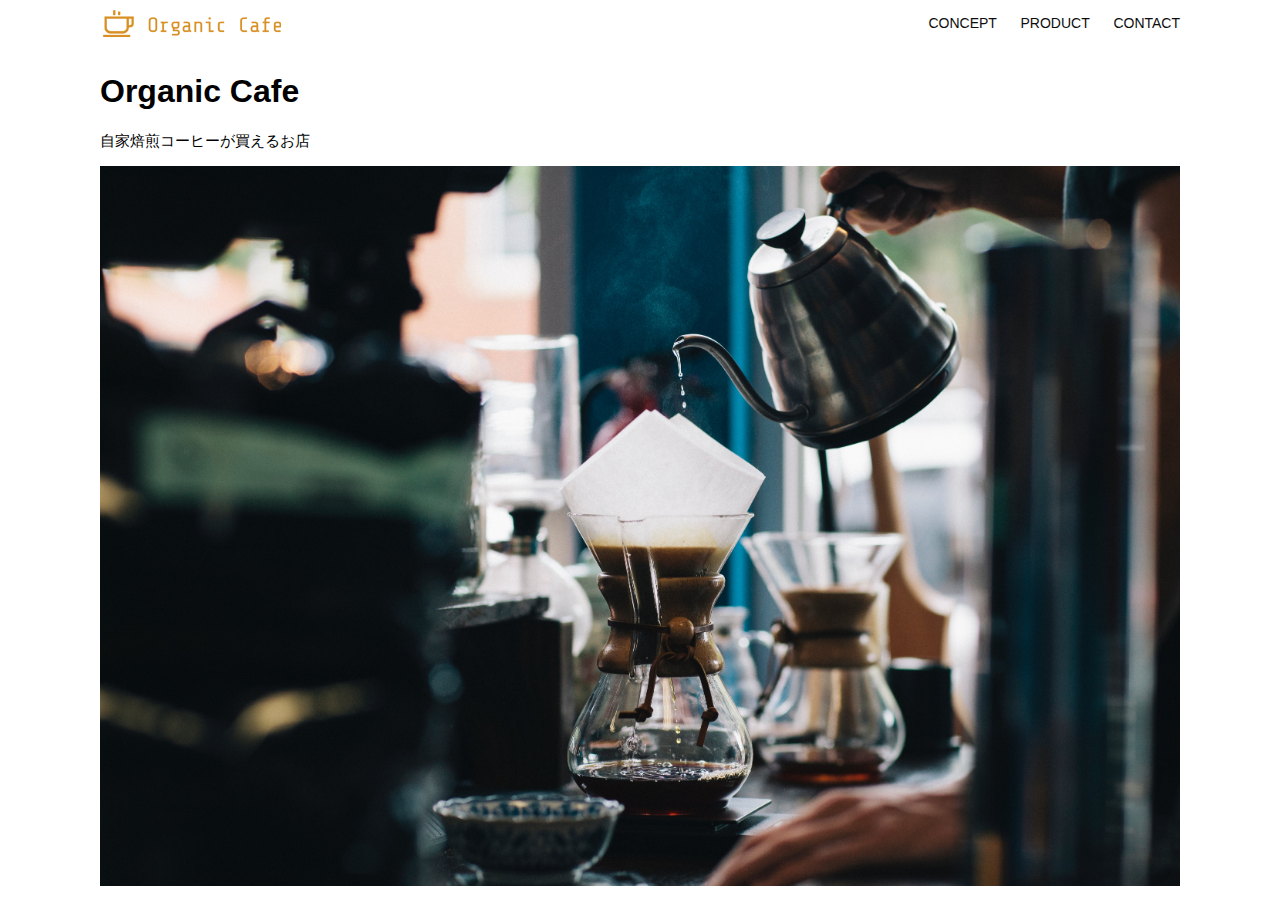
<file: html-css-kadai_013/index.html>
<!DOCTYPE html>
<html>
  <head>
    <title>Organic Cafe</title>
    <meta charset="UTF-8" />
    <meta
      name="description"
      content="自家焙煎のコーヒーがお家で楽しめるOrganic Cafe"
    />
    <meta name="viewport" content="width=device-width, initial-scale=1.0" />
    <link rel="stylesheet" href="style.css" />
  </head>
  <body>
    <!-- ヘッダー -->
    <header>
      <!-- ロゴ -->
      <a href="index.html" id="logo"
        ><img src="images/logo.png" alt="トップページに戻る"
      /></a>

      <!-- PC用ナビゲーション -->
      <nav id="nav-pc">
        <a href="index.html#concept">CONCEPT</a>
        <a href="index.html#product">PRODUCT</a>
        <a href="index.html#contact">CONTACT</a>
      </nav>
      <!-- スマホ用メニューボタン -->
      <img id="menu-sp" src="images/button-menu.png" alt="ナビゲーションを開く" onclick="document.getElementById('nav-sp').style.display = 'block'">
     
      <!--スマホ用ナビゲーション-->
      <nav id="nav-sp">
        <img id="close" src="images/button-close.png" alt="ナビゲーションを閉じる" onclick="document.getElementById('nav-sp').style.display = 'none'">
        <a id="logo-sp" href="index.html" onclick="document.getElementById('nav-sp').style.display = 'none'"><img 
          src="images/logo-sp.png" alt="トップページに戻る"></a>
        <a class="menu" href="index.html#concept" onclick="document.getElementById('nav-sp').style.display = 'none'">CONCEPT</a>
        <a class="menu" href="index.html#product" onclick="document.getElementById('nav-sp').style.display = 'none'">PRODUCT</a>
        <a class="menu" href="index..html#contact" onclick="document.getElementById('nav-sp').style.display = 'none'">CONTACT</a>
      </nav>
    </header>
    <main>
      <article>
        <!-- メインビジュアル -->
        <section id="main-visual">
          <div id="main-message">
            <h1>Organic Cafe</h1>
            <p>自家焙煎コーヒーが買えるお店</p>
          </div>
          <img
            src="images/main-image.jpg"
            alt="コーヒーをハンドドリップで淹れる画像"
          />
        </section>
      </article>
    </main>
  </body>
</html>
</file>
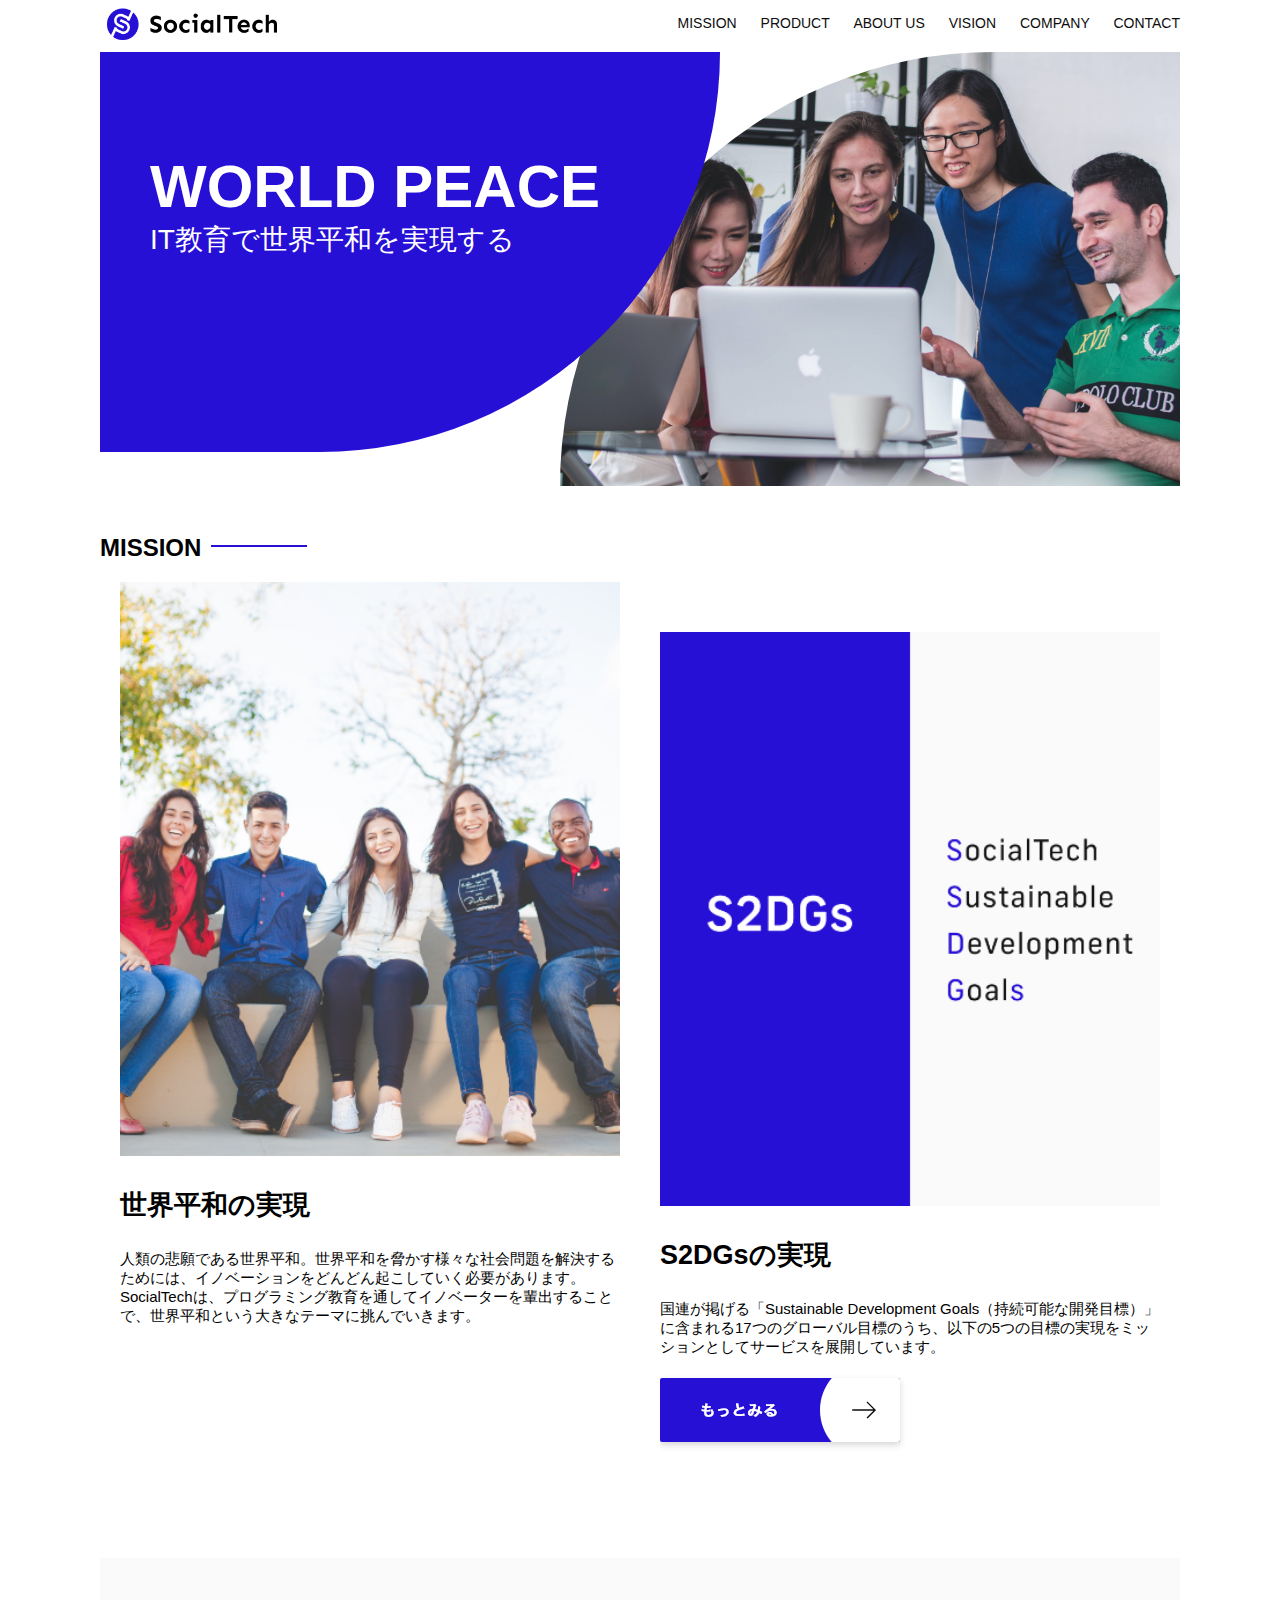
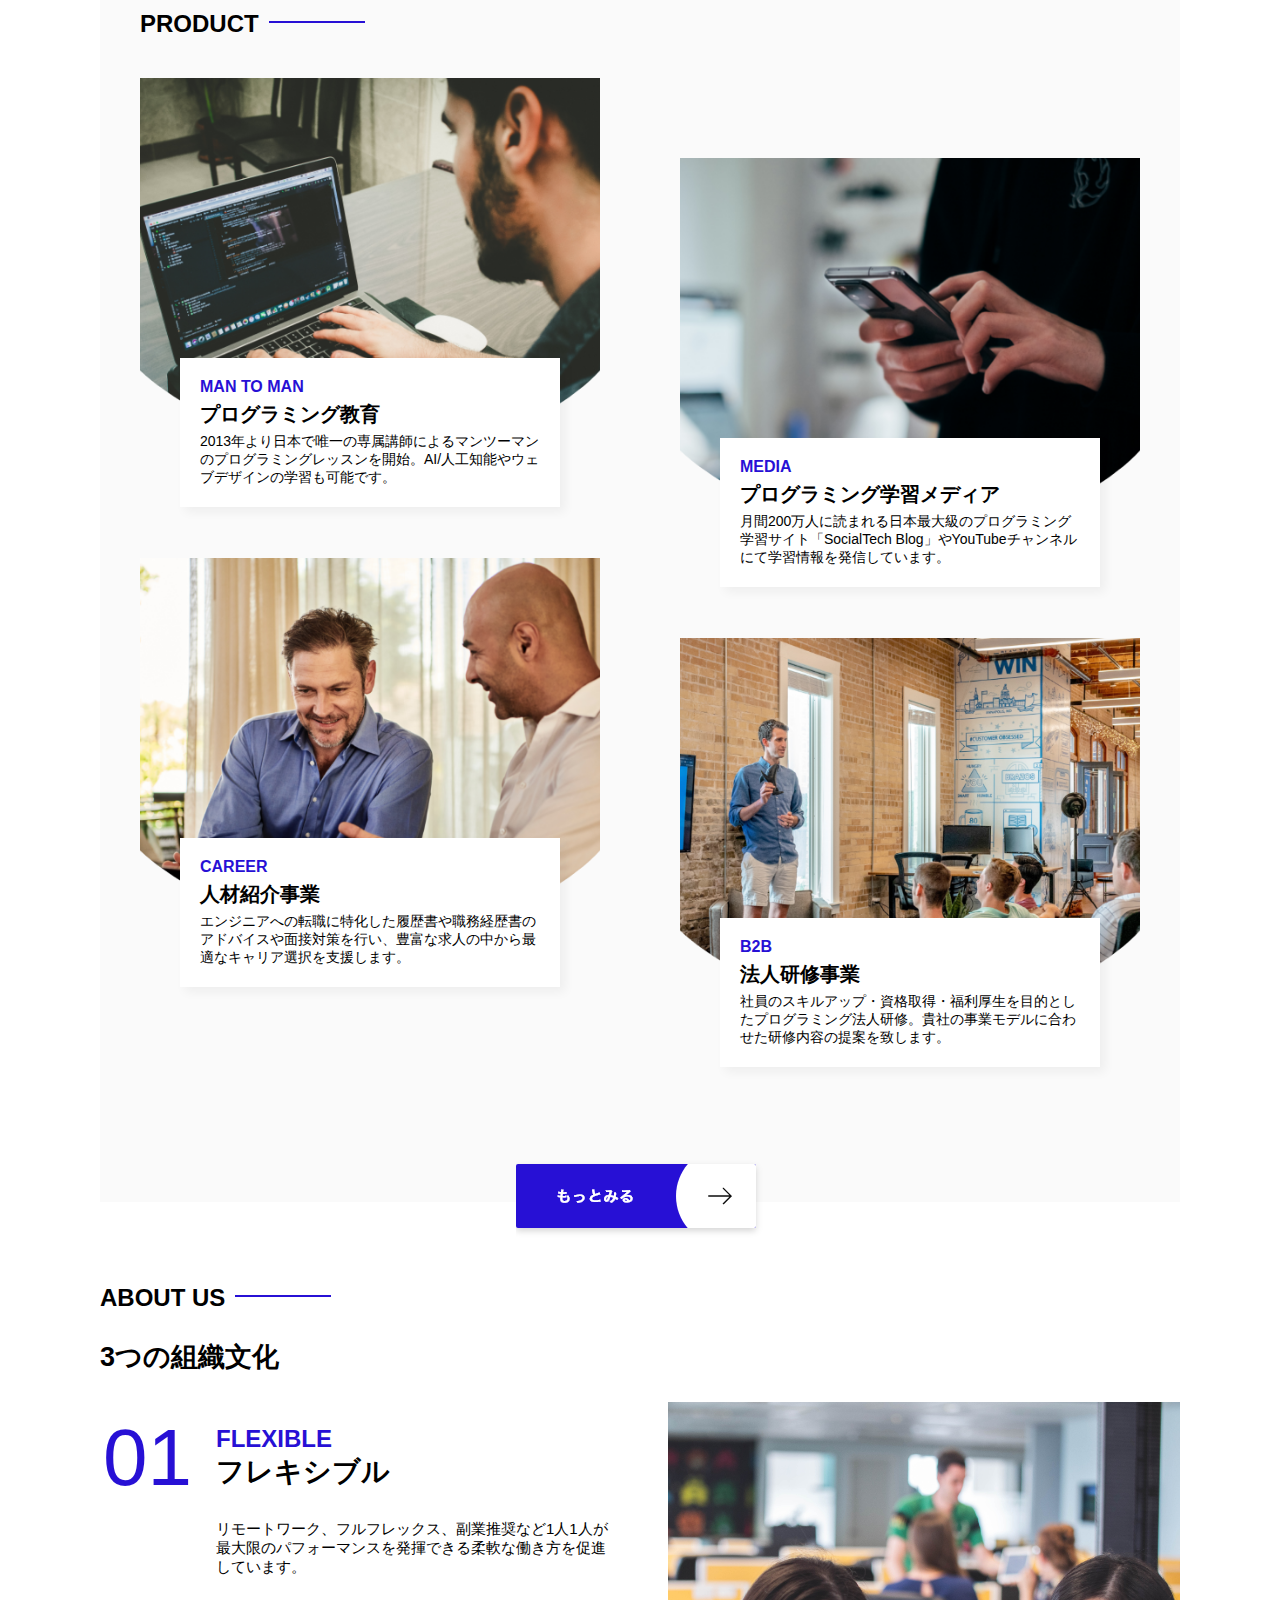
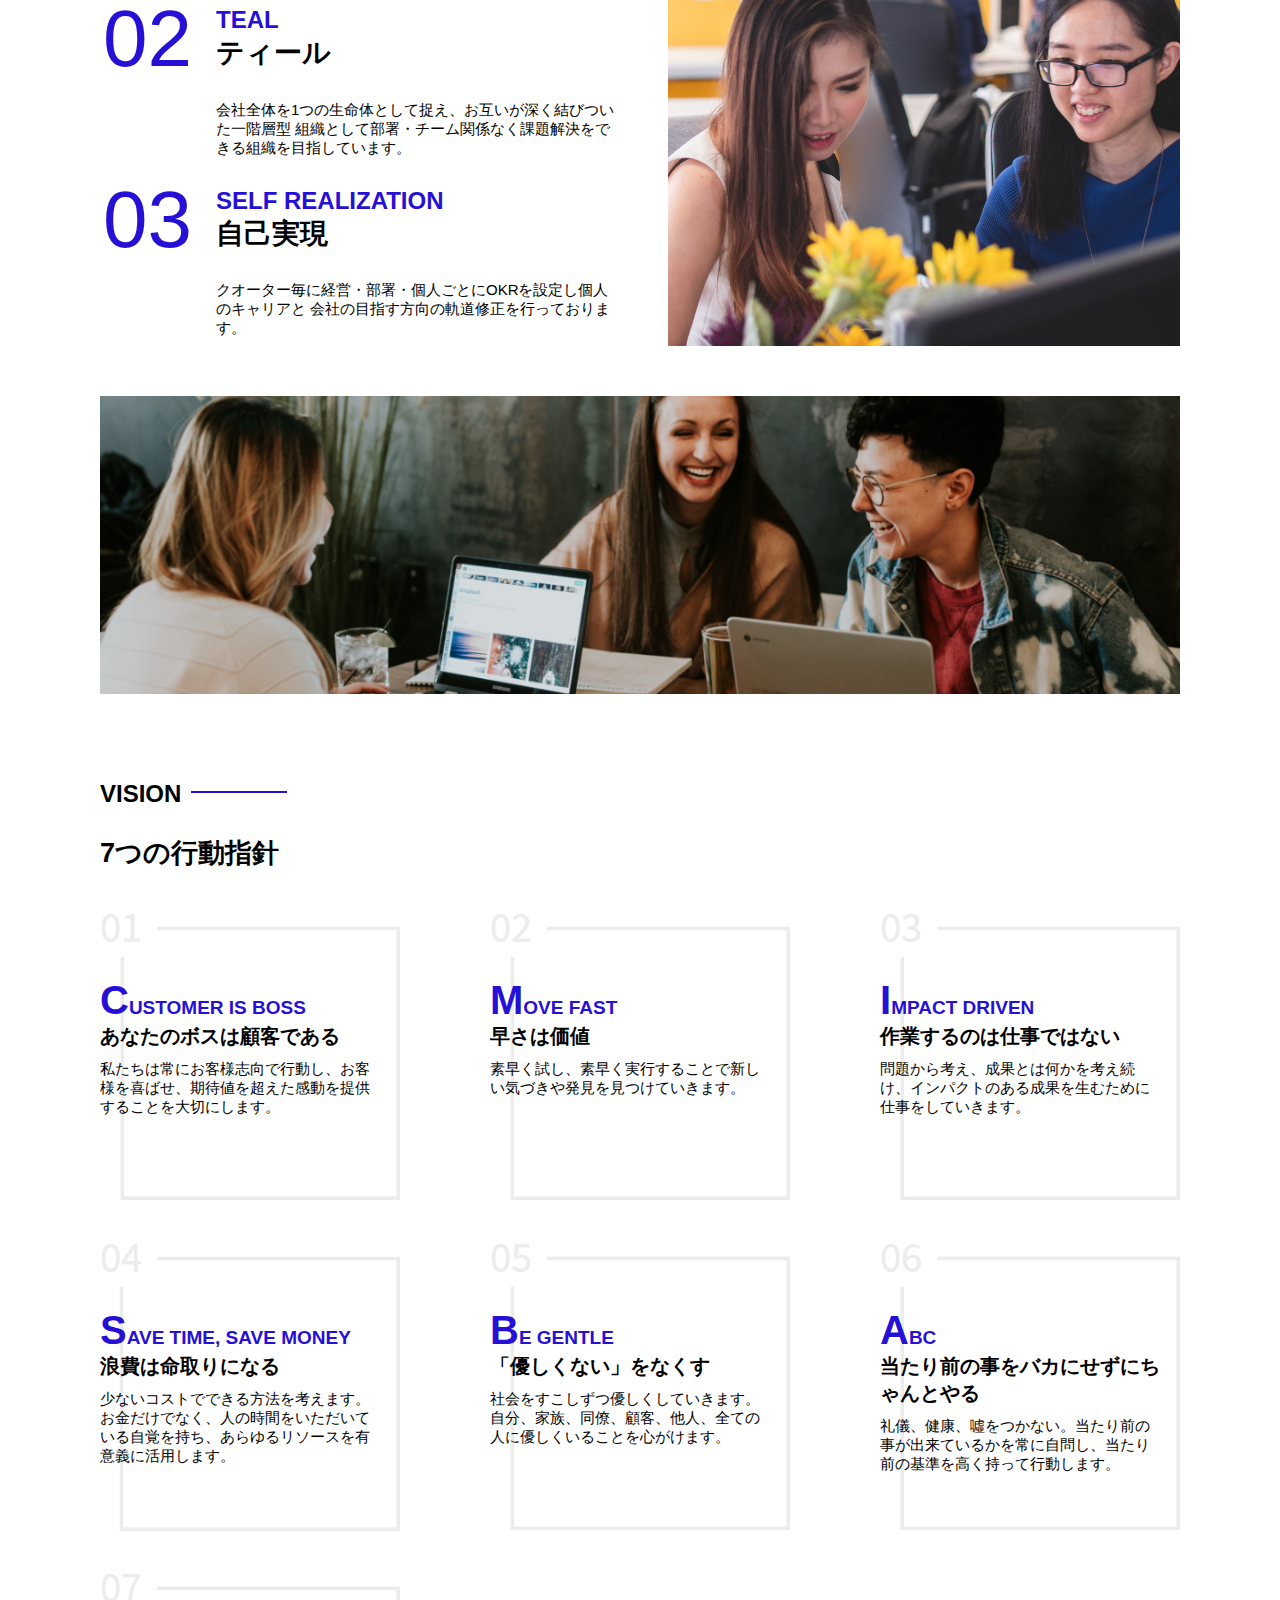
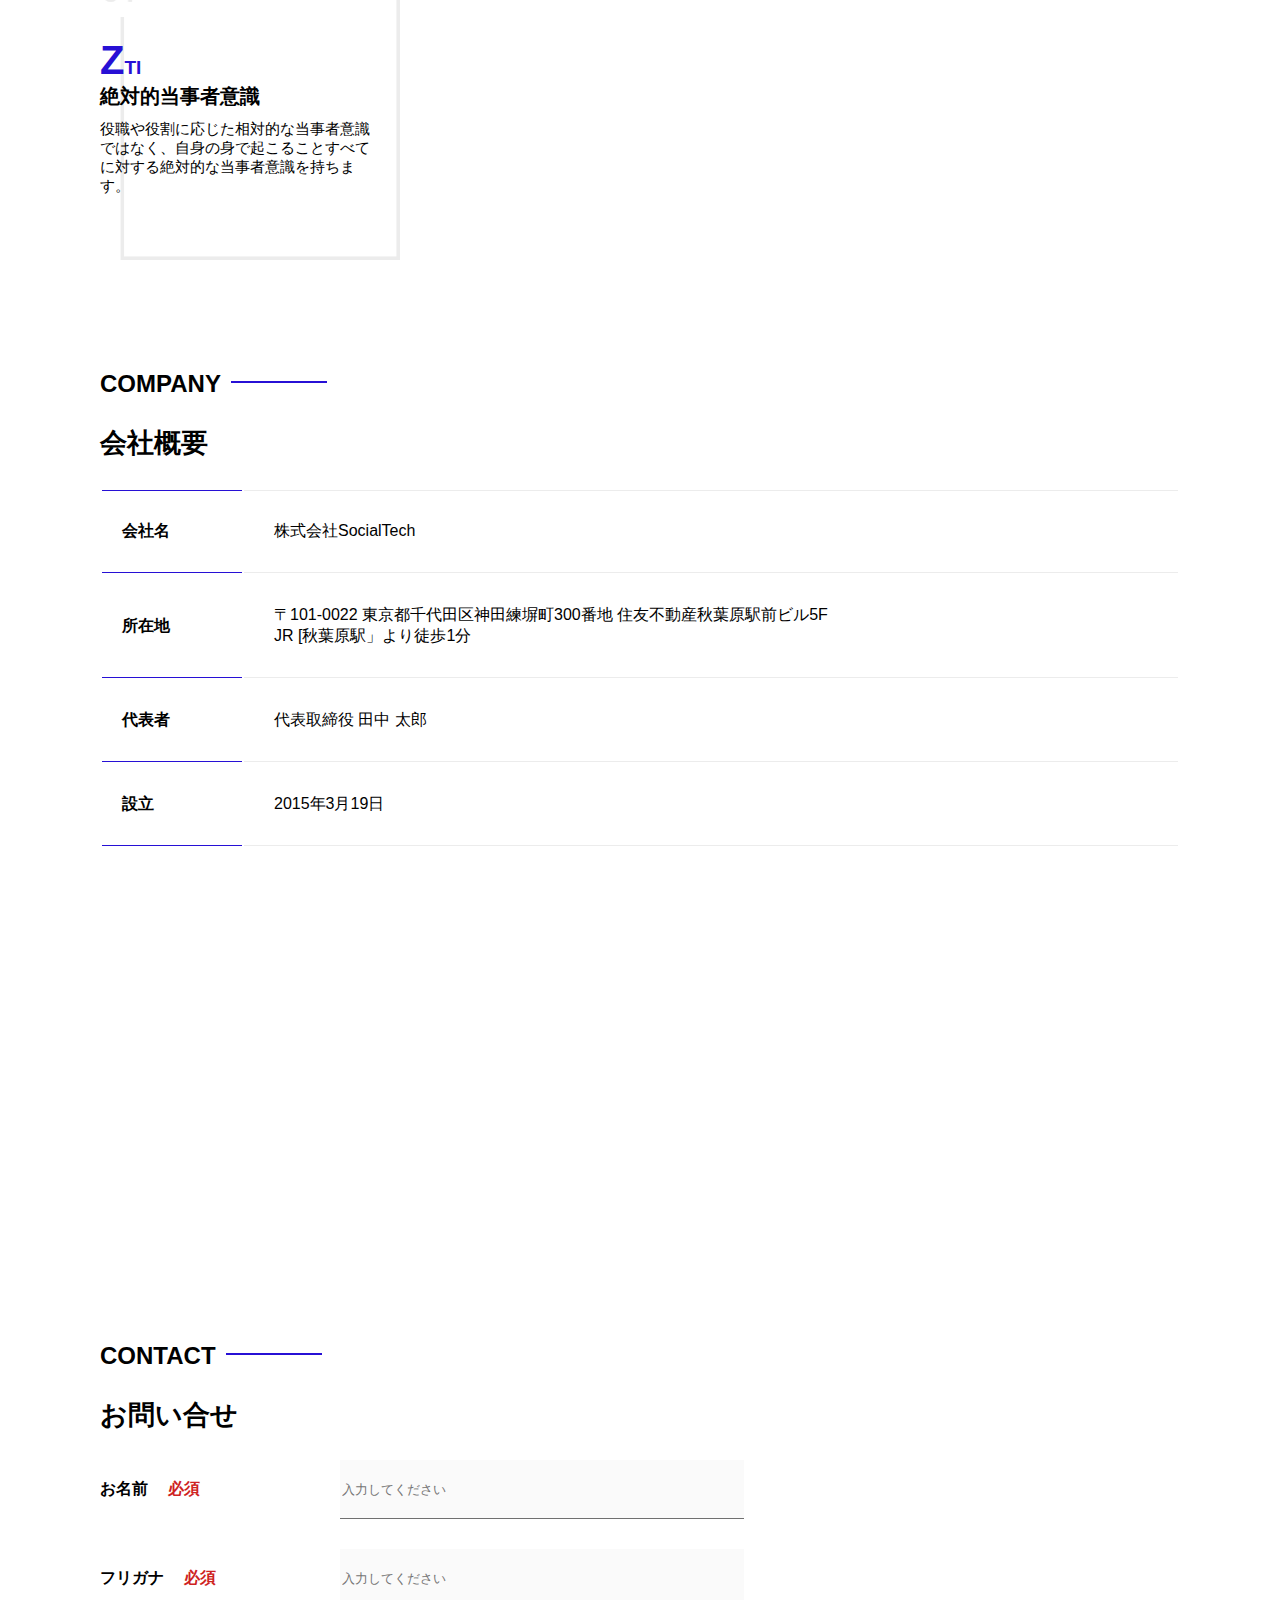
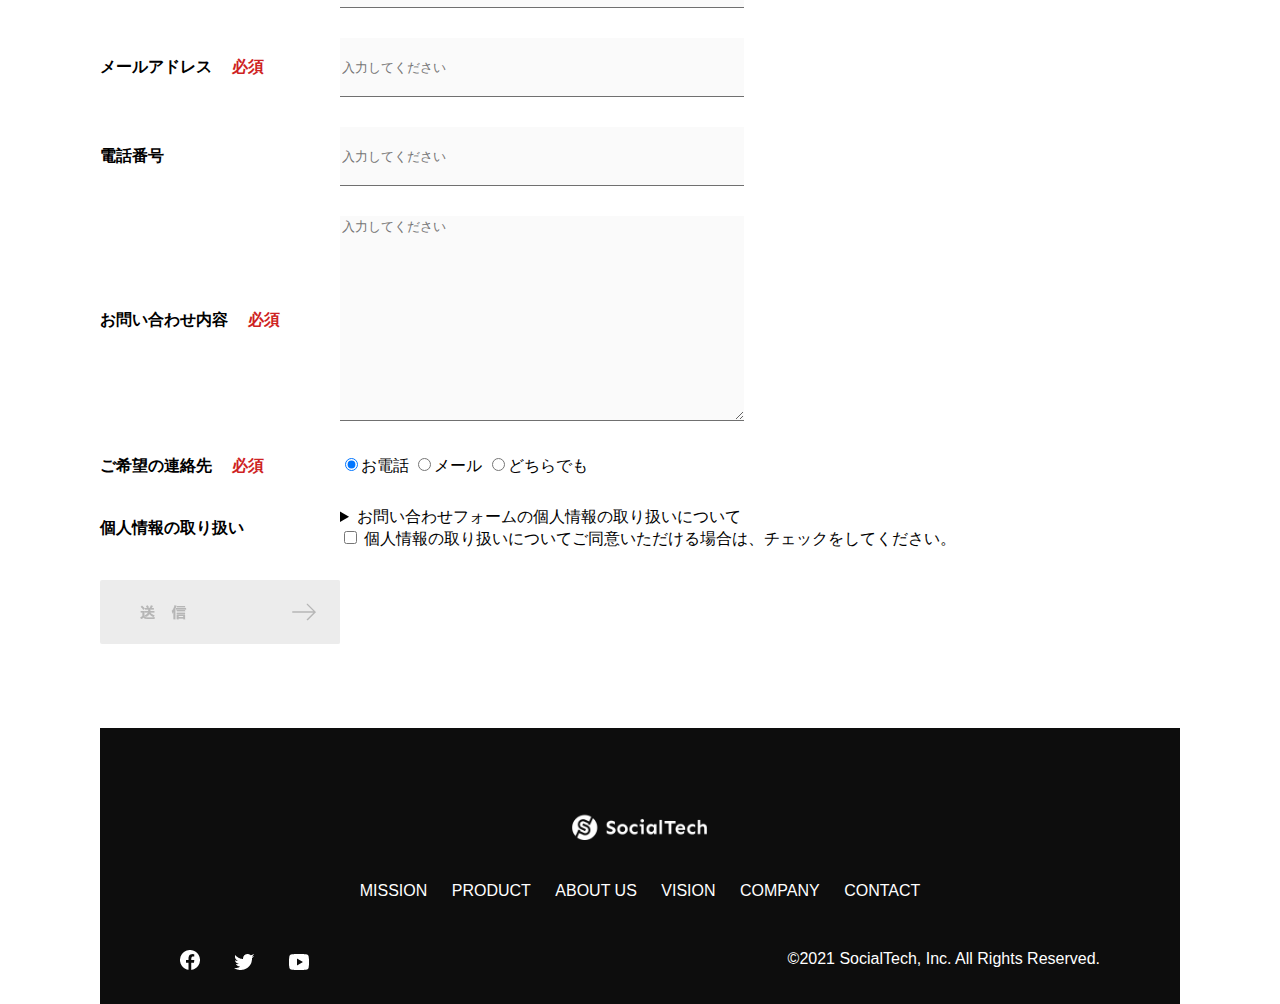
<file: kadai_tutorial_output/index.html>
<!DOCTYPE html>
<html>
  <head>
    <title>SocialTech</title>
    <meta charset="utf-8">
    <meta name="description" content="SocialTechはEdTech業界のリーディングカンパニーを目指します。">
    <meta name="viewport" content="width=device-width, initial-scale=1.0">
    <link rel="stylesheet" href="style.css">
  </head>
  <body>
    <!-- ヘッダー -->
    <header>
      <!-- ロゴ -->
      <a href="index.html" id="logo"><img src="images/logo.png" alt="トップページに戻る"></a>

      <!-- PC用ナビゲーション -->
      <nav id="nav-pc">
        <a href="mission.html">MISSION</a>
        <a href="product.html">PRODUCT</a>
        <a href="index.html#aboutus">ABOUT US</a>
        <a href="index.html#vision">VISION</a>
        <a href="index.html#company">COMPANY</a>
        <a href="index.html#contact">CONTACT</a>
      </nav>
      
       <!-- スマホ用メニューボタン -->
       <img id="menu-sp" src="images/button-menu.png" alt="ナビゲーションを開く" onclick="document.getElementById('nav-sp').style.display = 'block'">
       
       <!-- スマホ用ナビゲーション -->
       <nav id="nav-sp">
        <img id="close" src="images/button-close.png" alt="ナビゲーションを閉じる" onclick="document.getElementById('nav-sp').style.display = 'none'">
        <a id="logo-sp" href="index.html" onclick="document.getElementById('nav-sp').style.display = 'none'"><img
            src="images/logo-sp.png" alt="トップページに戻る"></a>
        <a class="menu" href="mission.html" onclick="document.getElementById('nav-sp').style.display = 'none'">MISSION</a>
        <a class="menu" href="product.html" onclick="document.getElementById('nav-sp').style.display = 'none'">PRODUCT</a>
        <a class="menu" href="index.html#aboutus" onclick="document.getElementById('nav-sp').style.display = 'none'">ABOUT US</a>
        <a class="menu" href="index.html#vision"
          onclick="document.getElementById('nav-sp').style.display = 'none'">VISION</a>
        <a class="menu" href="index.html#company"
          onclick="document.getElementById('nav-sp').style.display = 'none'">COMPANY</a> 
        <a class="menu" href="index.html#contact" 
          onclick="document.getElementById('nav-sp').style.display = 'none'">CONTACT</a>
        <div id="sns">
          <a href="https://www.facebook.com/sejuku2013"><img src="images/button-facebook.png" alt="Facebookのリンク"></a>
          <a href="https://twitter.com/samuraijuku"><img src="images/button-twitter.png" alt="Twitterのリンク"></a>
          <a href="https://youtube.com/channel/UCCFOQO5aDK0xXam4cUQXT8g"><img src="images/button-youtube.png" alt="YouTubeのリンク"></a>
        </div>
        </nav>
      </header>
    <main>
      <article>
        <!-- メインビジュアル -->
        <section id="main-visual">
          <div id="main-message">
            <h1>WORLD PEACE</h1>
            <p>IT教育で世界平和を実現する</p>
          </div>
          <img src="images/index/index-main.png" alt="PCの周りに集まる多国籍の仲間たち">
        </section>
        <!-- ミッション -->
        <section id="mission">
          <h2 class="index-h2">MISSION</h2>
          <div id="mission-flex">
            <div>     
              <img id="mission-photo" src="images/index/index-mission.png" alt="屋外のベンチで写真を撮影する多国籍の仲間たち">
              <h3>世界平和の実現</h3>
              <p>
                人類の悲願である世界平和。世界平和を脅かす様々な社会問題を解決するためには、イノベーションをどんどん起こしていく必要があります。SocialTechは、プログラミング教育を通してイノベーターを輩出することで、世界平和という大きなテーマに挑んでいきます。
              </p>         
            </div>
            <div> 
              <img id="s2dgs" src="images/index/s2dgs.png" alt="S2DGs">
              <h3>S2DGsの実現</h3>
              <p>国連が掲げる「Sustainable Development Goals（持続可能な開発目標）」に含まれる17つのグローバル目標のうち、以下の5つの目標の実現をミッションとしてサービスを展開しています。</p>
              <a href="mission.html">
                <img src="images/button-more.png" alt="もっとみる">
              </a>
            </div>
          </div>
        </section>
        <!-- プロダクト -->
        <section id="product">
          <h2 class="index-h2">PRODUCT</h2>
          <div>
            <div id="product-left">                  
            <div>
               <img class="product-photo" src="images/index/index-mantoman.png" alt="PCでコードを書く男性">
                <div class="product-explain">
                  <span>MAN TO MAN</span>
                  <h3>プログラミング教育</h3>
                  <p>2013年より日本で唯一の専属講師によるマンツーマンのプログラミングレッスンを開始。AI/人工知能やウェブデザインの学習も可能です。</p>
                </div>
              </div>
              <div>
                <img class="product-photo" src="images/index/index-career.png" alt="笑顔で話し合う2人の男性">
                <div class="product-explain">
                  <span>CAREER</span>
                  <h3>人材紹介事業</h3>
                  <p>エンジニアへの転職に特化した履歴書や職務経歴書のアドバイスや面接対策を行い、豊富な求人の中から最適なキャリア選択を支援します。</p>
                </div>
              </div>
            </div>
            <div id="product-right">
              <div>
                <img class="product-photo" src="images/index/index-media.png" alt="スマートフォンを操作する人">
                <div class="product-explain">
                <span>MEDIA</span>
                  <h3>プログラミング学習メディア</h3>
                  <p>月間200万人に読まれる日本最大級のプログラミング学習サイト「SocialTech Blog」やYouTubeチャンネルにて学習情報を発信しています。</p>
                </div>
              </div>                   
              <div>
                <img class="product-photo" src="images/index/index-b2b.png" alt="講演中の男性とそれを聴く人々">
                <div class="product-explain">
                  <span>B2B</span>
                  <h3>法人研修事業</h3>
                  <P>社員のスキルアップ・資格取得・福利厚生を目的としたプログラミング法人研修。貴社の事業モデルに合わせた研修内容の提案を致します。</P>
                </div>
              </div>
            </div>
          </div>
          <div>
            <a id="product-more" href="product.html">
              <img src="images/button-more.png" alt="もっとみる">
            </a>
          </div>
        </section>
        <!-- ABOUT US -->
        <section id="aboutus">
          <h2 class="index-h2">ABOUT US</h2>
          <h3>3つの組織文化</h3>
          <div>
            <table class="culture-table">
              <tr>
                <td>
                  <span class="culture-num">01</span>
                </td>
                <td>
                  <span class="culture-en">FLEXIBLE</span>
                  <span class="culture-jp">フレキシブル</span>
                </td>
              </tr>
              <tr>
                <td>
                  <!-- 空のセル -->
                </td>
                <td>
                  <p class="culture-description">
                    リモートワーク、フルフレックス、副業推奨など1人1人が最大限のパフォーマンスを発揮できる柔軟な働き方を促進しています。
                  </p>
                </td>
              </tr>
              <tr>
                <td>
                  <span class="culture-num">02</span>
                </td>
                <td>
                  <span class="culture-en">TEAL</span>
                  <span class="culture-jp">ティール</span>
                </td>
              </tr>
              <tr>              
                <td>
                  <!-- 空のセル -->
                </td>
                <td>
                  <p class="culture-description">
                    会社全体を1つの生命体として捉え、お互いが深く結びついた一階層型
                    組織として部署・チーム関係なく課題解決をできる組織を目指しています。
                  </p>
                </td>
              </tr>
              <tr>
                <td>
                  <span class="culture-num">03</span>
                </td>
                <td>
                  <span class="culture-en">SELF REALIZATION</span>
                  <span class="culture-jp">自己実現</span>
                </td>
              </tr>
              <tr>
                <td>
                  <!-- 空のセル -->
                </td>
                <td>
                  <p class="culture-description">
                    クオーター毎に経営・部署・個人ごとにOKRを設定し個人のキャリアと
                    会社の目指す方向の軌道修正を行っております。
                  </p>
                </td>
              </tr>
            </table>
             <img class="culture-img" src="images/index/index-aboutus1.png" alt="笑顔で話し合う2人の女性">
          </div>
           <img class="culture-img2" src="images/index/index-aboutus2.png" alt="笑顔で話し合う3人の男女">
        </section>
        <!-- VISION -->
        <section id="vision">
          <h2 class="index-h2">VISION</h2>
          <h3>7つの行動指針</h3>
          <div>
            <div class="vision-box">
              <img src="images/index/vision-01.png" alt="01">
              <span>
                <h4>CUSTOMER IS BOSS</h4>
                <h5>あなたのボスは顧客である</h5>
                <p>私たちは常にお客様志向で行動し、お客様を喜ばせ、期待値を超えた感動を提供することを大切にします。</p>
              </span>
            </div> 
            <div class="vision-box">
              <img src="images/index/vision-02.png" alt="02">
                <span>
                  <h4>MOVE FAST</h4>
                  <h5>早さは価値</h5>
                  <p>素早く試し、素早く実行することで新しい気づきや発見を見つけていきます。</p>
                </span>
            </div> 
            <div class="vision-box">
               <img src="images/index/vision-03.png" alt="03">
                  <span>
                    <h4>IMPACT DRIVEN</h4>
                    <h5>作業するのは仕事ではない</h5>
                    <p>問題から考え、成果とは何かを考え続け、インパクトのある成果を生むために仕事をしていきます。</p>
                  </span>
            </div> 
            <div class="vision-box">
               <img src="images/index/vision-04.png" alt="04">
                  <span>
                    <h4>SAVE TIME, SAVE MONEY</h4>
                    <h5>浪費は命取りになる</h5>
                    <p>少ないコストでできる方法を考えます。お金だけでなく、人の時間をいただいている自覚を持ち、あらゆるリソースを有意義に活用します。</p>
                  </span>
            </div> 
            <div class="vision-box">
               <img src="images/index/vision-05.png" alt="05">
                  <span>
                    <h4>BE GENTLE</h4>
                    <h5>「優しくない」をなくす</h5>
                    <p>社会をすこしずつ優しくしていきます。自分、家族、同僚、顧客、他人、全ての人に優しくいることを心がけます。</p>
                  </span>
            </div> 
            <div class="vision-box">
               <img src="images/index/vision-06.png" alt="06">
                  <span>
                    <h4>ABC</h4>
                    <h5>当たり前の事をバカにせずにちゃんとやる</h5>
                    <p>礼儀、健康、噓をつかない。当たり前の事が出来ているかを常に自問し、当たり前の基準を高く持って行動します。</p>
                  </span>
            </div> 
            <div class="vision-box">
                <img src="images/index/vision-07.png" alt="07">
                   <span>
                     <h4>ZTI</h4>
                     <h5>絶対的当事者意識</h5>
                     <p>役職や役割に応じた相対的な当事者意識ではなく、自身の身で起こることすべてに対する絶対的な当事者意識を持ちます。</p>
                   </span>
            </div>                
      </div>
      </section>       
      <!-- COMPANY -->
      <section id="company">
        <h2 class="index-h2">COMPANY</h2>
        <h3>会社概要</h3>
        <table id="company-table">
           <tr>
            <th class="tableheader-first">会社名</th>
            <td class="cell-first">株式会社SocialTech</td>
           </tr>
           <tr>
             <th class="tableheader">所在地</th>
             <td class="cell">〒101-0022 東京都千代田区神田練塀町300番地 住友不動産秋葉原駅前ビル5F<br>JR [秋葉原駅」より徒歩1分</td>
           </tr>
           <tr>
             <th class="tableheader">代表者</th>
             <td class="cell">代表取締役 田中 太郎</td>
           </tr>
           <tr>
             <th class="tableheader">設立</th>
             <td class="cell">2015年3月19日</td>
           </tr>
        </table>
        <iframe
          src="https://www.google.com/maps/embed?pb=!1m18!1m12!1m3!1d12960.272655030523!2d139.76435285263776!3d35.699940186839896!2m3!1f0!2f0!3f0!3m2!1i1024!2i768!4f13.1!3m3!1m2!1s0x60188fee13660e23%3A0x77137876edf742ac!2z5L2P5Y-L5LiN5YuV55Sj56eL6JGJ5Y6f6aeF5YmN44OT44Or!5e0!3m2!1sja!2sjp!4v1714948424982!5m2!1sja!2sjp" 
          style="border:0;" allowfullscreen="" loading="lazy">        
        </iframe>
      </section>
      <!-- お問合せフォーム -->
      <section id="contact">
        <h2 class="index-h2">CONTACT</h2>
        <h3>お問い合せ</h3>
        <form>
          <div>
            <div class="contact-heading">
              <label class="contact-label">お名前<span class="contact-span">必須</span></label>
            </div>
            <div>
              <input type="text" name="name" placeholder="入力してください" class="contact-textbox">
            </div>   
          </div>  
          <div>
            <div class="contact-heading">
              <label class="contact-label">フリガナ<span class="contact-span">必須</span></label>
            </div>
          <div>
            <input type="text" name="hurigana" placeholder="入力してください" class="contact-textbox">
          </div>
        </div>
        <div>
          <div class="contact-heading">
            <label class="contact-label">メールアドレス<span class="contact-span">必須</span></label>
          </div>
        <div>
          <input type="text" name="email" placeholder="入力してください" class="contact-textbox">
        </div> 
        </div>
        <div>
          <div class="contact-heading">
            <label class="contact-label">電話番号</label>
          </div>
        <div>
          <input type="text" name="tel" placeholder="入力してください" class="contact-textbox">
        </div> 
        </div>
        <div>
          <div class="contact-heading">
            <label class="contact-label">お問い合わせ内容<span class="contact-span">必須</span></label>
          </div>
          <div>
            <textarea class="contact-textarea" placeholder="入力してください" name="message"></textarea>
          </div>
       </div>
        <div>
          <div class="contact-heading">
            <label class="contact-label">ご希望の連絡先<span class="contact-span">必須</span></label>
          </div>
          <div>
         <input class="radiobutton" type="radio" value="tel" name="contact" checked><label>お電話</label>
         <input class="radiobutton" type="radio" value="mail" name="contact"><label>メール</label>
         <input class="radiobutton" type="radio" value="both" name="contact"><label>どちらでも</label>
      </div>
      </div>
      <div>
        <div class="contact-heading">
          <label class="contact-label">個人情報の取り扱い</label>
        </div>
        <div>
          <details>
            <summary>お問い合わせフォームの個人情報の取り扱いについて</summary>
            <div>
              <span>1. 組織の名称又は氏名</span><br>
              株式会社SocialTech<br><br>
              <span>2. 個人情報保護管理者（若しくはその代理人）の氏名又は職名、所属及び連絡先
                鈴木 一郎 コーポレート部</span><br>
                メールアドレス:samurai@example.com<br>
                TEL:03-1234-5678<br>
              <span>3. 個人情報の利用目的</span><br>
                ・本サービス及び本サービスに関連する情報の提供又はそれらに関する連絡のため<br>
                   ・ユーザーの本人確認のため<br>
                   ・当社サービスのご案内のため<br>
                   ・当社の商品等の広告または宣伝（電子メールによるものを含むものとします。）<br><br>
              <span>４．個人情報の取り扱い業務の委託</span><br>
                   個人情報の取扱業務の全部または一部を外部に業務委託する場合があります。<br>
                   その際、弊社は、個人情報を適切に保護できる管理体制を敷き実行していることを条件として<br>
                   委託先を厳選したうえで、機密保持契約を委託先と締結し、お客様の個人情報を厳密に管理させます。<br><br>
              <span>５．個人情報の開示等の請求</span><br>
                   お客様は、弊社に対してご自身の個人情報の開示等（利用目的の通知、開示、内容の訂正・追加・削除、利用の停止または消去、第三者への提供の停止）に関して、当社問合わせ窓口に申し出ることができます。<br>
                   その際、弊社はお客様ご本人を確認させていただいたうえで、合理的な期間内に対応いたします。<br><br>
                   なお、個人情報に関する弊社問合わせ先は、次の通りです。<br><br>
                   株式会社SocialTech 個人情報問合せ窓口<br>
                   〒101-0022 東京都千代田区神田練塀町300番地 住友不動産秋葉原駅前ビル5F<br>
                   メールアドレス:samurai@example.com TEL:03-1234-5678<br><br>
              <span>６．個人情報を提供されることの任意性について</span><br><br>
                   お客様がご自身の個人情報を弊社に提供されるか否かは、お客様のご判断によりますが、もしご提供されない場合には、適切なサービスが提供できない場合がありますので予めご了承ください。
              </div>
               </details>
               <input type="checkbox" name="agree">
               <span>個人情報の取り扱いについてご同意いただける場合は、チェックをしてください。</span>
             </div>
           </div>
           <input type="image" src="images/button-submit.png" alt="送信する">
        </form>
      </section>
    </article>
    <footer>
      <div id="footer-logo">
        <img src="images/logo-sp.png" alt="SocialTech">
      </div>
      <div id="footer-link">
        <a href="mission.html">MISSION</a>
        <a href="product.html">PRODUCT</a>
        <a href="index.html#aboutus">ABOUT US</a>
        <a href="index.html#vision">VISION</a>
        <a href="index.html#company">COMPANY</a>
        <a href="index.html#contact">CONTACT</a>
      </div>
        <div id="sns-footer">
          <a href="https://www.facebook.com/sejuku2013"><img src="images/button-facebook.png" alt="Facebookのリンク"></a>
          <a href="https://twitter.com/samuraijuku"><img src="images/button-twitter.png" alt="Twitterのリンク"></a>
          <a href="https://www.youtube.com/channel/UCCFOQO5aDK0xXam4cUQXT8g"><img src="images/button-youtube.png" alt="YouTubeのリンク"></a>
           <span id="copyright">&copy;2021 SocialTech, Inc. All Rights Reserved. </span>          
        </div>
    </footer>
  </main>
</body>

</html>
</file>
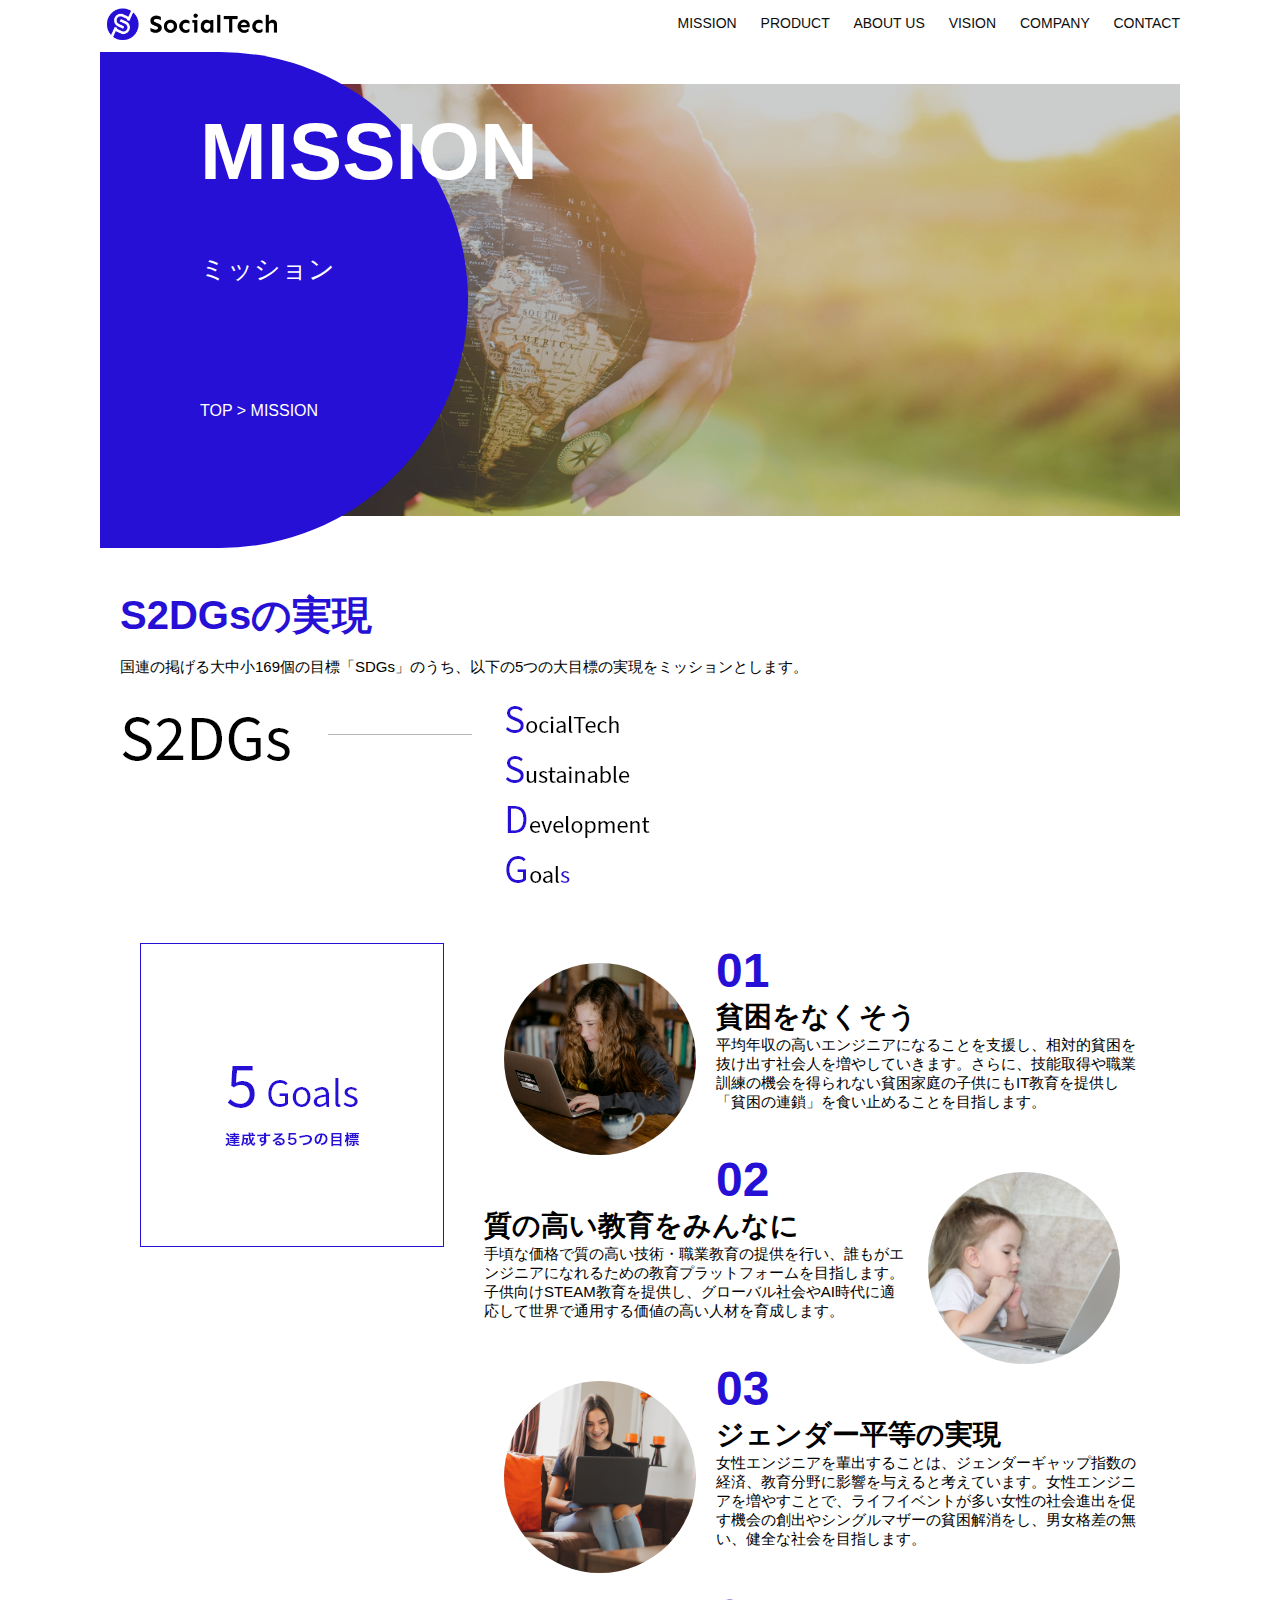
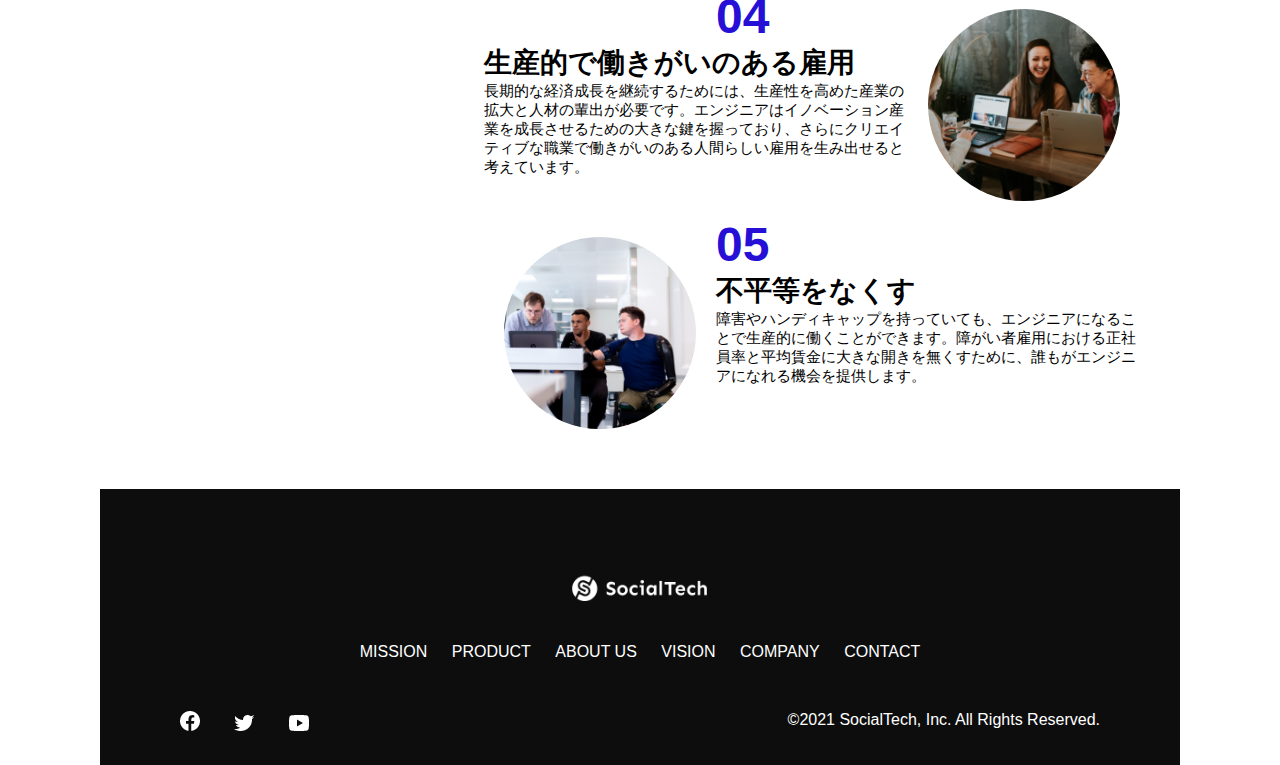
<file: kadai_tutorial_output/mission.html>
<!DOCTYPE html>
<html>
  <head>
    <title>SocialTech - MISSION ミッション -</title>
    <meta charset="utf-8">
    <meta name="description" content="SocialTechが目指す5つの目標（S2DGs）を紹介します">
    <meta name="viewport" content="width=device-width, initial-scale=1.0">
    <link rel="stylesheet" href="style.css">
  </head>
  <body>
    <!-- ヘッダー -->
    <header>
      <!-- ロゴ -->
      <a href="index.html" id="logo"><img src="images/logo.png" alt="トップページに戻る"></a>

      <!-- PC用ナビゲーション -->
      <nav id="nav-pc">
        <a href="mission.html">MISSION</a>
        <a href="product.html">PRODUCT</a>
        <a href="index.html#aboutus">ABOUT US</a>
        <a href="index.html#vision">VISION</a>
        <a href="index.html#company">COMPANY</a>
        <a href="index.html#contact">CONTACT</a>
      </nav>
       <!-- スマホ用メニューボタン -->
       <img id="menu-sp" src="images/button-menu.png" alt="ナビゲーションを開く" onclick="document.getElementById('nav-sp').style.display = 'block'">
  
       
       <!-- スマホ用ナビゲーション -->
       <nav id="nav-sp">
        <img id="close" src="images/button-close.png" alt="ナビゲーションを閉じる" onclick="document.getElementById('nav-sp').style.display = 'none'">
        <a id="logo-sp" href="index.html" onclick="document.getElementById('nav-sp').style.display = 'none'"><img
            src="images/logo-sp.png" alt="トップページに戻る"></a>
        <a class="menu" href="mission.html" onclick="document.getElementById('nav-sp').style.display = 'none'">MISSION</a>
        <a class="menu" href="product.html" onclick="document.getElementById('nav-sp').style.display = 'none'">PRODUCT</a>
        <a class="menu" href="index.html#aboutus" onclick="document.getElementById('nav-sp').style.display = 'none'">ABOUT US</a>
        <a class="menu" href="index.html#vision"
          onclick="document.getElementById('nav-sp').style.display = 'none'">VISION</a>
        <a class="menu" href="index.html#company"
          onclick="document.getElementById('nav-sp').style.display = 'none'">COMPANY</a> 
        <a class="menu" href="index.html#contact" 
          onclick="document.getElementById('nav-sp').style.display = 'none'">CONTACT</a>
        <div id="sns">
          <a href="https://www.facebook.com/sejuku2013"><img src="images/button-facebook.png" alt="Facebookのリンク"></a>
          <a href="https://twitter.com/samuraijuku"><img src="images/button-twitter.png" alt="Twitterのリンク"></a>
          <a href="https://www.youtube.com/channel/UCCFOQO5aDK0xXam4cUQXT8g"><img src="images/button-youtube.png" alt="YouTubeのリンク"></a>
        </div>
        </nav>
      </header>
    <main>
      <article>
        <section id="mission-main">
          <div id="mission-title">
            <h1>MISSION</h1>
            <span>ミッション</span>
            <div>TOP > MISSION</div>
          </div>
        </section>
      <section id="mission-s2dgs">
        <h2 class="mission-h2">S2DGsの実現</h2>
        <p>国連の掲げる大中小169個の目標「SDGs」のうち、以下の5つの大目標の実現をミッションとします。</p>
        <img src="images/mission/mission-s2dgs.png" alt="S2DGs">
      </section>
      <section id="mission-5goals">
        <div>
          <img id="s2dgs-image" src="images/mission/mission-5goals.png" alt="5Goals">
        </div>
        <div>
          <div>
            <img class="fivegoals-image-left" src="images/mission/mission-5goals01.png" alt="PCを操作する女の子">
            <span class="fivegoals-number">01</span>
            <h3 class="fivegoals-h3">貧困をなくそう</h3>
            <p class="fivegoals-p">
              平均年収の高いエンジニアになることを支援し、相対的貧困を抜け出す社会人を増やしていきます。さらに、技能取得や職業訓練の機会を得られない貧困家庭の子供にもIT教育を提供し「貧困の連鎖」を食い止めることを目指します。
            </p>
          </div>

          <div>
            <img class="fivegoals-image-right" src="images/mission/mission-5goals02.png" alt="PCを見つめる小さい女の子">
            <span class="fivegoals-number">02</span>
            <h3 class="fivegoals-h3">質の高い教育をみんなに</h3>
            <p class="fivegoals-p">
              手頃な価格で質の高い技術・職業教育の提供を行い、誰もがエンジニアになれるための教育プラットフォームを目指します。子供向けSTEAM教育を提供し、グローバル社会やAI時代に適応して世界で通用する価値の高い人材を育成します。
            </p>
          </div>

          <div>
            <img class="fivegoals-image-left" src="images/mission/mission-5goals03.png" alt="PCを操作する女性">
            <span class="fivegoals-number">03</span>
            <h3 class="fivegoals-h3">ジェンダー平等の実現</h3>
            <p class="fivegoals-p">
              女性エンジニアを輩出することは、ジェンダーギャップ指数の経済、教育分野に影響を与えると考えています。女性エンジニアを増やすことで、ライフイベントが多い女性の社会進出を促す機会の創出やシングルマザーの貧困解消をし、男女格差の無い、健全な社会を目指します。
            </p>
          </div>

          <div>
            <img class="fivegoals-image-right" src="images/mission/mission-5goals04.png" alt="笑顔で話し合う3人の男女">
            <span class="fivegoals-number">04</span>
            <h3 class="fivegoals-h3">生産的で働きがいのある雇用</h3>
            <p class="fivegoals-p">
              長期的な経済成長を継続するためには、生産性を高めた産業の拡大と人材の輩出が必要です。エンジニアはイノベーション産業を成長させるための大きな鍵を握っており、さらにクリエイティブな職業で働きがいのある人間らしい雇用を生み出せると考えています。
            </p>
          </div>

          <div>
            <img class="fivegoals-image-left" src="images/mission/mission-5goals05.png" alt="障害を持つ男性が生き生きと働く様子">
            <span class="fivegoals-number">05</span>
            <h3 class="fivegoals-h3">不平等をなくす</h3>
            <p class="fivegoals-p">
              障害やハンディキャップを持っていても、エンジニアになることで生産的に働くことができます。障がい者雇用における正社員率と平均賃金に大きな開きを無くすために、誰もがエンジニアになれる機会を提供します。
            </p>
          </div>

        </div>
      </section>
      </article>
    <footer>
      <div id="footer-logo">
        <img src="images/logo-sp.png" alt="SocialTech">
      </div>
      <div id="footer-link">
        <a href="mission.html">MISSION</a>
        <a href="product.html">PRODUCT</a>
        <a href="index.html#aboutus">ABOUT US</a>
        <a href="index.html#vision">VISION</a>
        <a href="index.html#company">COMPANY</a>
        <a href="index.html#contact">CONTACT</a>
      </div>
        <div id="sns-footer">
          <a href="https://www.facebook.com/sejuku2013"><img src="images/button-facebook.png" alt="Facebookのリンク"></a>
          <a href="https://twitter.com/samuraijuku"><img src="images/button-twitter.png" alt="Twitterのリンク"></a>
          <a href="https://www.youtube.com/channel/UCCFOQO5aDK0xXam4cUQXT8g"><img src="images/button-youtube.png" alt="YouTubeのリンク"></a>
           <span id="copyright">&copy;2021 SocialTech, Inc. All Rights Reserved. </span>          
        </div>
    </footer>
  </main>
</body>

</html>
</file>
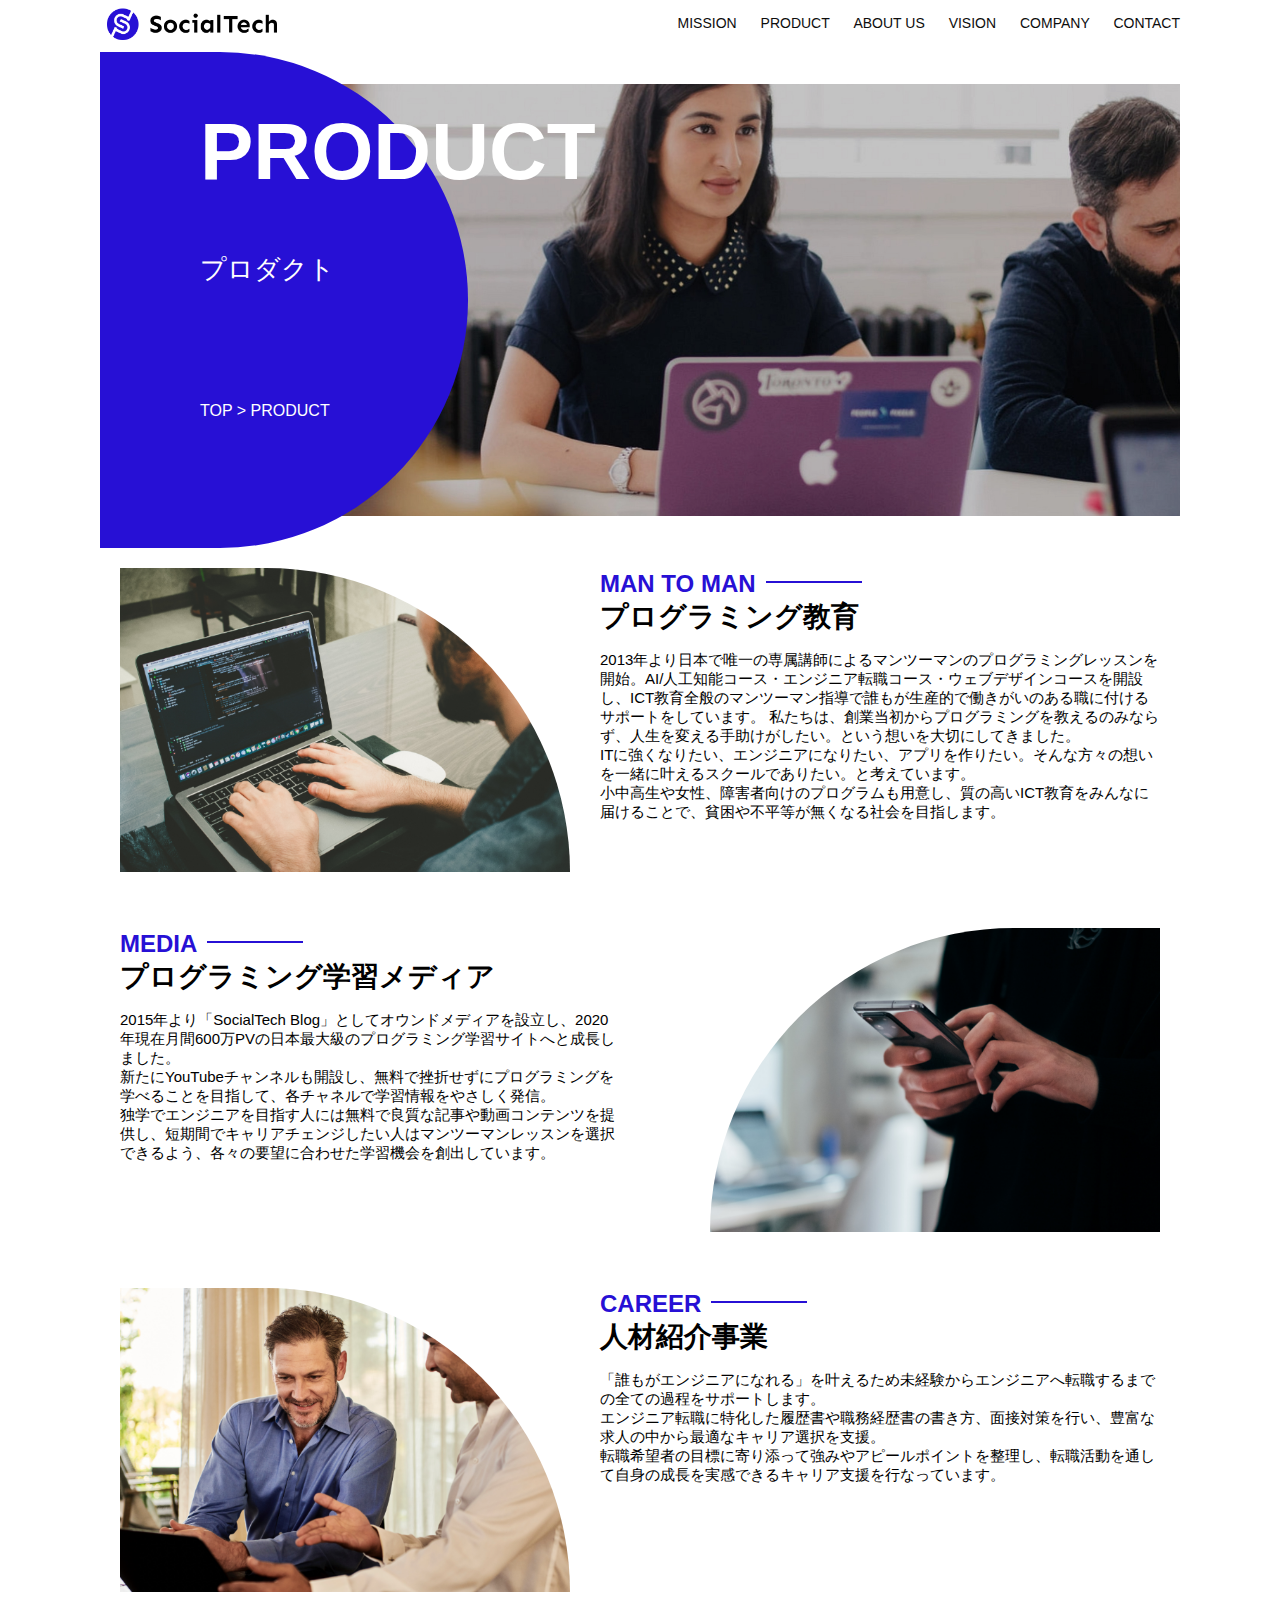
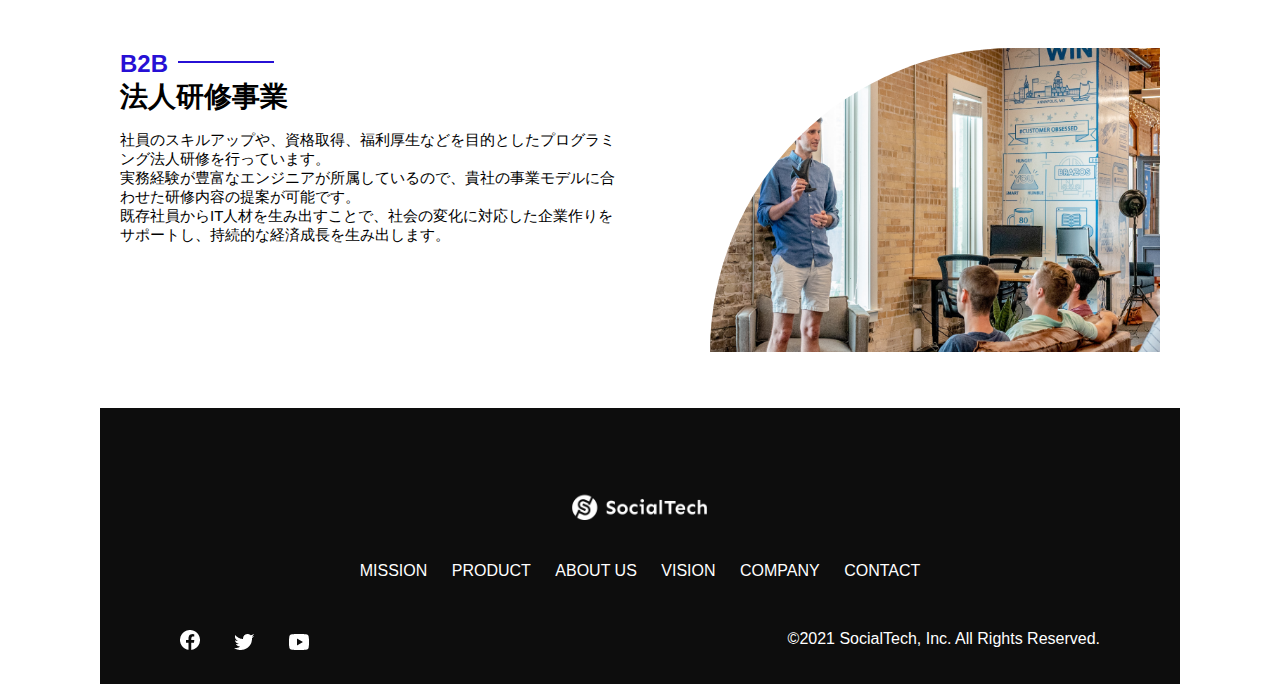
<file: kadai_tutorial_output/product.html>
<!DOCTYPE html>
<html>
  <head>
    <title>SocialTech -PRODUCT プロダクト-</title>
    <meta charset="utf-8">
    <meta name="description" content="SocialTechの4つのプロダクトを紹介します">
    <meta name="viewport" content="width=device-width, initial-scale=1.0">
    <link rel="stylesheet" href="style.css">
  </head>
  <body>
    <!-- ヘッダー -->
    <header>
      <!-- ロゴ -->
      <a href="index.html" id="logo"><img src="images/logo.png" alt="トップページに戻る"></a>

      <!-- PC用ナビゲーション -->
      <nav id="nav-pc">
        <a href="mission.html">MISSION</a>
        <a href="product.html">PRODUCT</a>
        <a href="index.html#aboutus">ABOUT US</a>
        <a href="index.html#vision">VISION</a>
        <a href="index.html#company">COMPANY</a>
        <a href="index.html#contact">CONTACT</a>
      </nav>
      
       <!-- スマホ用メニューボタン -->
       <img id="menu-sp" src="images/button-menu.png" alt="ナビゲーションを開く" onclick="document.getElementById('nav-sp').style.display = 'block'">
       
       <!-- スマホ用ナビゲーション -->
       <nav id="nav-sp">
        <img id="close" src="images/button-close.png" alt="ナビゲーションを閉じる" onclick="document.getElementById('nav-sp').style.display = 'none'">
        <a id="logo-sp" href="index.html" onclick="document.getElementById('nav-sp').style.display = 'none'"><img
            src="images/logo-sp.png" alt="トップページに戻る"></a>
        <a class="menu" href="mission.html" onclick="document.getElementById('nav-sp').style.display = 'none'">MISSION</a>
        <a class="menu" href="product.html" onclick="document.getElementById('nav-sp').style.display = 'none'">PRODUCT</a>
        <a class="menu" href="index.html#aboutus" onclick="document.getElementById('nav-sp').style.display = 'none'">ABOUT US</a>
        <a class="menu" href="index.html#vision"
          onclick="document.getElementById('nav-sp').style.display = 'none'">VISION</a>
        <a class="menu" href="index.html#company"
          onclick="document.getElementById('nav-sp').style.display = 'none'">COMPANY</a> 
        <a class="menu" href="index.html#contact" 
          onclick="document.getElementById('nav-sp').style.display = 'none'">CONTACT</a>
        <div id="sns">
          <a href="https://www.facebook.com/sejuku2013"><img src="images/button-facebook.png" alt="Facebookのリンク"></a>
          <a href="https://twitter.com/samuraijuku"><img src="images/button-twitter.png" alt="Twitterのリンク"></a>
          <a href="https://youtube.com/channel/UCCFOQO5aDK0xXam4cUQXT8g"><img src="images/button-youtube.png" alt="YouTubeのリンク"></a>
        </div>
        </nav>
      </header>
    <main>
      <article>
        <section id="product-main">
          <div id="product-title">
            <h1>PRODUCT</h1>
            <span>プロダクト</span>
            <div>TOP > PRODUCT</div>
          </div>
        </section>
        <section class="product-section1">
          <img src="images/product/product-mantoman.png" alt="PCでコードを書く男性">
          <div>
            <h2 class="product-h2">MAN TO MAN</h2>
            <h3 class="product-h3">プログラミング教育</h3>
            <p>
              2013年より日本で唯一の専属講師によるマンツーマンのプログラミングレッスンを開始。AI/人工知能コース・エンジニア転職コース・ウェブデザインコースを開設し、ICT教育全般のマンツーマン指導で誰もが生産的で働きがいのある職に付けるサポートをしています。
              私たちは、創業当初からプログラミングを教えるのみならず、人生を変える手助けがしたい。という想いを大切にしてきました。<br>ITに強くなりたい、エンジニアになりたい、アプリを作りたい。そんな方々の想いを一緒に叶えるスクールでありたい。と考えています。<br>小中高生や女性、障害者向けのプログラムも用意し、質の高いICT教育をみんなに届けることで、貧困や不平等が無くなる社会を目指します。
            </p>
          </div>
        </section>
        <section class="product-section2">
          <div>
            <h2 class="product-h2">MEDIA</h2>
            <h3 class="product-h3">プログラミング学習メディア</h3>
            <p>2015年より「SocialTech
              Blog」としてオウンドメディアを設立し、2020年現在月間600万PVの日本最大級のプログラミング学習サイトへと成長しました。<br>新たにYouTubeチャンネルも開設し、無料で挫折せずにプログラミングを学べることを目指して、各チャネルで学習情報をやさしく発信。<br>独学でエンジニアを目指す人には無料で良質な記事や動画コンテンツを提供し、短期間でキャリアチェンジしたい人はマンツーマンレッスンを選択できるよう、各々の要望に合わせた学習機会を創出しています。
            </p>
          </div>
          <img src="images/product/product-media.png" alt="スマートフォンを操作する人">
        </section>
        <section class="product-section1">
          <img src="images/product/product-career.png" alt="笑顔で話し合う2人の男性">
          <div>
            <h2 class="product-h2">CAREER</h2>
            <h3 class="product-h3">人材紹介事業</h3>
            <p>
              「誰もがエンジニアになれる」を叶えるため未経験からエンジニアへ転職するまでの全ての過程をサポートします。<br>エンジニア転職に特化した履歴書や職務経歴書の書き方、面接対策を行い、豊富な求人の中から最適なキャリア選択を支援。<br>転職希望者の目標に寄り添って強みやアピールポイントを整理し、転職活動を通して自身の成長を実感できるキャリア支援を行なっています。<br>
            </p>
          </div>
        </section> 
        <section class="product-section2">
          <div>
            <h2 class="product-h2">B2B</h2>
            <h3 class="product-h3">法人研修事業</h3>
            <p>
              社員のスキルアップや、資格取得、福利厚生などを目的としたプログラミング法人研修を行っています。<br>実務経験が豊富なエンジニアが所属しているので、貴社の事業モデルに合わせた研修内容の提案が可能です。<br>既存社員からIT人材を生み出すことで、社会の変化に対応した企業作りをサポートし、持続的な経済成長を生み出します。
            </p>
          </div>
          <img src="images/product/product-b2b.png" alt="講演中の男性とそれを聴く人々">
        </section>
      </article>
      <footer>
        <div id="footer-logo">
          <img src="images/logo-sp.png" alt="SocialTech">
        </div>
        <div id="footer-link">
          <a href="mission.html">MISSION</a>
          <a href="product.html">PRODUCT</a>
          <a href="index.html#aboutus">ABOUT US</a>
          <a href="index.html#vision">VISION</a>
          <a href="index.html#company">COMPANY</a>
          <a href="index.html#contact">CONTACT</a>
        </div>
          <div id="sns-footer">
            <a href="https://www.facebook.com/sejuku2013"><img src="images/button-facebook.png" alt="Facebookのリンク"></a>
            <a href="https://twitter.com/samuraijuku"><img src="images/button-twitter.png" alt="Twitterのリンク"></a>
            <a href="https://www.youtube.com/channel/UCCFOQO5aDK0xXam4cUQXT8g"><img src="images/button-youtube.png" alt="YouTubeのリンク"></a>
             <span id="copyright">&copy;2021 SocialTech, Inc. All Rights Reserved. </span>          
          </div>
      </footer>
    </main>
  </body>
  
  </html>
</file>
<file: html-css-kadai_013/style.css>
/* PC、スマホ共通スタイル */
body {
  font-family: "Source Sans Pro", "Hiragino Kaku Gothic ProN", Meiryo, Arial,
    sans-serif;
}

p {
  font-size: 15px;
}

#main-visual>img {
  width: 100%;
}

/*================
PC用のスタイル 
=================*/
@media screen and (min-width: 768px) {
  /* 横幅設定 */
  body {
    max-width: 1080px;
    min-width: 960px;
    margin: 0 auto 0 auto;
  }

  /* ヘッダー */
  header {
    display: flex;
    justify-content: space-between;
  }

  /* ナビゲーションのレイアウト */
  #nav-pc {
    text-align: right;
    font-size: 14px;
    padding-top: 15px;
  }

  /* ナビゲーションのリンクの装飾設定 */
  #nav-pc>a {
    text-decoration: none;
    margin-left: 20px;
  }

  #nav-pc>a:link {
    color: #0d0d0d;
  }

  #nav-pc>a:visited {
    color: #0d0d0d;
  }

  #nav-pc>a:hover {
    color: #0d0d0d;
    text-decoration: underline;
  }

  #nav-pc>a:active {
    color: #0d0d0d;
  }
  #menu-sp {
    display: none;
  }
  #nav-sp {
    display: none;
  }
}
/* スマートフォン用のスタイル */
@media screen and (max-width: 767px) {
  /* 横幅設定 */
  body {
    min-width: 375px;
    margin: 0;
  }
  /* PC用ナビゲーション非表示 */
  #nav-pc {
    display: none;
  }

  /* ハンバーガーメニュー */
  #menu-sp {
    float: right;
    padding: 0;
  }

  /* スマホ用ナビゲーションの表示切替 */
  #nav-sp {
    background-color: #ce933e;
    position: absolute;
    left: 0;
    top: 0;
    height: 100%;
    width: 100%;
    display: none;
    z-index: 100;
  }

  #close {
    position: absolute;
    top: 20px;
    right: 20px;
  }

  #logo-sp {
    margin: 80px 0 30px 20px;
  }

  /* ナビゲーションのリンクの装飾設定 */
  #nav-sp > a {
    display: block;
  }
  #nav-sp > a:link {
    color: #ffffff;
  }
  #nav-sp > a:visited {
    color: #ffffff;
  }
  #nav-sp > a:hover {
    color: #ffffff;
    text-decoration: underline;  
  }
  #nav-sp > a:active {
    color: #ffffff;
  }
  #nav-sp > .menu {
    text-decoration: none;
    display: block;
    margin: 0 20px 0 20px;
    height: 44px;
    font-size: 16px;
    background-image: url("images/arrow.png");
    background-repeat: no-repeat;
    background-position: right top;
  }


}
</file>
<file: kadai_tutorial_output/style.css>
/* PC、スマホ共通スタイル */
body {
  font-family: "Source Sans Pro", "Hiragino Kaku Gothic ProN", Meiryo, Arial, sans-serif;
}

p {
  font-size: 15px;
}

.arrow-right {
  color: #2710d5;
}

#submit {
  margin-top: 50px;
}

/* ===========
PC用のスタイル
==============*/
@media screen and (min-width: 768px) {
/* 横幅設定 */
body {
  max-width: 1080px;
  min-width: 900px;
  margin: 0 auto 0 auto;
}

/* ヘッダー */
header {
  display: flex;
  justify-content: space-between;
}

/* ナビゲーションのレイアウト */
#nav-pc {
  font-size: 14px;
  padding-top: 15px;
}

/* ナビゲーションのリンクの装飾設定 */
#nav-pc > a {
  text-decoration: none;
  margin-left: 20px;
}
#nav-pc > a:link {
  color: #0d0d0d;
}
#nav-pc > a:visited {
  color: #0d0d0d;
}
#nav-pc > a:hover {
  color: #0d0d0d;
  text-decoration: underline;
}
#nav-pc > a:active {
  color: #0d0d0d;
}

/* スマホ用ナビを非表示 */
#nav-sp,
#menu-sp {
  display: none;
}

/* メインビジュアル */
#main-visual {
  position: relative;
  height: 400px;
}

#main-message {
  position: absolute;
  top: 0;
  left: 0;
  background-color: #2710d5;
  color: #ffffff;
  border-radius: 0 0 476px 0;
  max-width: 620px;
  height: 100%;
  width: 100%;
  z-index: 11;
}

#main-message > h1 {
  font-size: 60px;
  font-weight: bold;
  margin: 100px 0 0 50px;
}

#main-message > p {
  font-size: 28px;
  margin: 0 0 0 50px;
}

#main-visual > img {
  max-width: 620px;
  border-radius: 476px 0 0 0;
  position: absolute;
  top: 0;
  right: 0;
  z-index: 10;
}

/* 見出し */
h2 {
  margin: 40px 0 0 0;
}

h2::after {
  content: url("images/line.png");
  margin-left: 10px;
}

h3 {
  font-size: 27px;
}

/* ミッション */
#mission {
  margin: 80px auto 80px auto;
  width: 100%;
}

#mission-flex {
  width: 100%;
  display: flex;
}

#mission-flex > div {
  width: 50%;
  margin: 20px;
}

#mission-photo {
  width: 100%;
}

#s2dgs {
 margin-top: 50px;
 width: 100%;
}

/* プロダクト */
#product {
  background-color: #fafafa;
  margin: 80px 0 80px 0;
  padding: 10px 40px 0px 40px;
}

/* 外枠 */
#product > div {
  margin-top: 40px;
  display: flex;
}

/* 左のカラム */
#product-left {
  width: 50%;
  margin-right: 20px;
}

/* 右のカラム */
#product-right {
  width: 50%;
  margin-left: 20px;
  margin-top: 80px;
}

/* 画像+説明の枠 */
#product-left > div {
  position: relative;
  height: 480px;
  margin-right: 20px;
}
#product-right > div {
  position: relative;
  height: 480px;
  margin-left: 20px;
}

/* 画像 */
.product-photo {
  width: 100%;
}

/* 説明文の枠 */
.product-explain {
  background-color: #ffffff;
  position: absolute;
  left: 0;
  top: 280px;
  margin: 0 40px 0 40px;
  padding: 20px;
  box-shadow: 5px 5px 10px rgba(0,0,0,0.05);
}

/* 説明文の英語 */
.product-explain > span {
  color: #2710d5;
  font-weight: bold;
  font-size: 16px;
  margin: 0px;
}

/* 説明文の見出し */
.product-explain > h3 {
  font-size: 20px;
  margin: 5px 0 5px 0;
}

/* 説明文 */
.product-explain > p {
  font-size: 14px;
  margin: 0;
}

/* 「もっとみる」ボタン */
#product-more {
  margin: 0 auto -42px auto;
}

/* ABOUT US */
#aboutus {
  margin: 80px auto 80px auto;
}

/* 3つの組織文化と画像を入れる枠 */
#aboutus > div {
  display: flex;
}

/* 画像 */
.culture-img {
  width: 100%;
  align-self: flex-start;
}

.culture-img2 {
  margin-top: 50px;
  width: 100%;
}

/* 3つの組織文化の表 */
.culture-table {
  margin-right: 50px;
}

/* 番号 */
.culture-num {
  font-size: 80px;
  color: #2710d5;
  margin: 0 20px 0 0;
}

/* 組織文化英語 */
.culture-en {
  color: #2710d5;
  font-weight: bold;
  font-size: 24px;
  display: block;
}

/* 組織文化日本語 */
.culture-jp {
  font-size: 28px;
  font-weight: bold;
}

/* 説明文 */
.culture-description {
  margin: 0;
}

/* ビジョン */
#vision {
  margin: 80px auto 80px auto;
}

/* セクション内の外枠 */
#vision > div {
  width: 100%;
  display: flex;
  justify-content: space-between;
  flex-wrap: wrap;
}

/* 7つの行動指針の枠 */
.vision-box {
  width: 300px;
  height: 300px;
  margin-bottom: 30px;
  position: relative;
}

.vision-box > img {
  width: 100%;
  height: auto;
  position: absolute;
  top: 0;
  left: 0;
  z-index: 30;
}

.vision-box > span {
  position: absolute;
  top: 0;
  left: 0;
  z-index: 31;
  margin-right: 20px;
}

.vision-box > span > h4 {
  color: #2710d5;
  font-size: 19px;
  margin: 80px 0 0 0;
}

.vision-box > span > h4::first-letter {
  font-size: 40px;
}

.vision-box > span > h5 {
  font-size: 20px;
  margin: 0 0 0 0;
}

.vision-box > span > p {
  margin: 10px 0 0 0;
}

/* 会社概要 */
#company {
  margin: 80px auto 80px auto;
}

#company-table {
  width: 100%;
}

.tableheader {
  text-align: left;
  padding: 20px;
  border-bottom-color: #2710d5;
  border-bottom-width: 1px;
  border-bottom-style: solid;
  width: 100px;
}

.tableheader-first {
  text-align: left;
  padding: 20px;
  border-bottom-color: #2710d5;
  border-bottom-width: 1px;
  border-bottom-style: solid;
  border-top-color: #2710d5;
  border-top-width: 1px;
  border-top-style: solid;
  width: 100px;
}

.cell {
  padding: 30px;
  border-bottom-color: #ececec;
  border-bottom-width: 1px;
  border-bottom-style: solid;
}

.cell-first {
  padding: 30px;
  border-bottom-color: #ececec;
  border-bottom-width: 1px;
  border-bottom-style: solid;
  border-top-color: #ececec;
  border-top-width: 1px;
  border-top-style: solid;  
}

#company > iframe {
  width: 100%;
  height: 368px;
  margin-top: 40px;
}

/* お問い合わせ */
#contact {
  margin: 80px auto 80px auto;
}

/* 外枠 */
#contact > form > div {
  display: flex;
  flex-direction: row;
  flex-wrap: wrap;
  padding-bottom: 30px;
}

/* 左列の見出し */
.contact-heading {
  width: 240px;
  align-self: center;
}

/* 見出しのラベル */
.contact-label {
  font-weight: bold;
}
/* 必須 */
.contact-span {
  color: #ce2222;
  margin: 0 0 0 20px;
  font-weight: bold;
}

/* テキストボックス */
.contact-textbox {
  border-top: 0px;
  border-left: 0px;
  border-right: 0px;
  border-bottom-width: 1px;
  border-bottom-color: #707070;
  border-bottom-style: solid;
  background-color: #fafafa;
  width: 400px;
  height: 56px;
 }
 /* お問い合わせ内容のテキストエリア */
 .contact-textarea {
   border-top: 0px;
   border-left: 0px;
   border-right: 0px;
   border-bottom-width: 1px;
   border-bottom-color: #707070;
   border-bottom-style: solid;
   background-color: #fafafa;
   width: 400px;
   height: 200px;
 }

 /* 個人情報の取り扱い */
 details {
  width: 700px;
 }
 details > div {
  background-color: #fafafa;
  padding: 20px;
 }
 details > div > span {
  font-weight: bold;
 }

 /* フッター */
 footer {
  background-color: #0d0d0d;
  text-align: center;
  padding: 80px 80px 30px 80px;
 }

 #footer-logo {
  margin-bottom: 30px;
 }

 #footer-link {
  margin-bottom: 50px;
 }
 #footer-link > a {
  text-decoration: none;
  margin: 10px;
 }
 #footer-link > a:link {
  color: #ffffff;
 }
 #footer-link > a:visited {
  color: #ffffff;
 }
 #footer-link > a:hover {
  color: #ffffff;
  text-decoration: underline;
 }
 #footer-link > a:active {
  color: #ffffff;
 }

 #sns-footer {
  text-align: left;
  width: 100%;
 }

 #sns-footer > a {
  margin-right: 30px;
 }

 #copyright {
  color: #ffffff;
  float: right;
 }

    /* mission.html用スタイル */
    /* ミッションのメインビジュアル */
    #mission-main {
      height: 496px;
      width: 100%;
      background-image: url("images/mission/mission-main.png");
      background-repeat: no-repeat;
      background-position-y: center;
    }

    #mission-title {
      background-color: #2710d5;
      width: 368px;
      color: #ffffff;
      height: 496px;
      border-radius: 0 248px 248px 0;
      position: relative;
    }

    #mission-title > h1 {
      position: absolute;
      top: 0;
      left: 100px;
      font-size: 80px;
    }
    
    #mission-title > span {
      position: absolute;
      top: 200px;
      left: 100px;
      font-size: 26px;
    }

    #mission-title > div {
      position: absolute;
      top: 350px;
      left: 100px;
      font-size: 16px;
    }

#mission-s2dgs {
  width: 100%;
  margin: 20px;
}

.mission-h2 {
  color: #2710d5;
  font-size: 40px;
}

.mission-h2::after {
  content: none;
}

#mission-5goals {
  margin: 20px;
  display: flex;
}

#mission-5goals > div {
  flex-grow: 1;
  padding: 20px;
}

#mission-5goals > div > div {
  margin-bottom: 40px;
}

.fivegoals-image-right {
  float: right;
  margin: 20px;
}

.fivegoals-image-left {
  float: left;
  margin: 20px;
}

.fivegoals-number {
  color: #2710d5;
  font-size: 48px;
  font-weight: bold;
  margin: 0;
}

.fivegoals-h3 {
  font-size: 28px;
  margin: 0;
}

.fivegoals-p {
  margin: 0;
}

/* プロダクトページ */
#product-main {
  height: 496px;
  width: 100%;
  background-image: url("images/product/product-main.png");
  background-repeat: no-repeat;
  background-position-y: center;
}

#product-title {
  background-color: #2710d5;
  width: 368px;
  color: #ffffff;
  height: 496px;
  border-radius: 0 248px 248px 0;
  position: relative;
}
#product-title > h1 {
  position: absolute;
  top: 0;
  left: 100px;
  font-size: 80px;
}

#product-title > span {
  position: absolute;
  top: 200px;
  left: 100px;
  font-size: 26px;
}

#product-title > div {
  position: absolute;
  top: 350px;
  left: 100px;
  font-size: 16px;
}

/* セクション１ */
.product-section1 {
  position: relative;
  margin: 20px;
  height: 340px;
}

.product-section1 > img {
  position: absolute;
  top: 0;
  left: 0;
  width: 450px;
  margin: 0 40px 30px 0;
  border-radius: 0 432px 0 0;
}

.product-section1 > div {
  position: absolute;
  top: 0;
  left: 480px;
}

/* セクション2 */
.product-section2 {
  position: relative;
  margin: 20px;
  height: 340px;
}

.product-section2 > img {
  position: absolute;
  top: 0;
  right: 0;
  width: 450px;
  margin: 0 0 30px 40px;
  border-radius: 432px 0 0 0;
}

.product-section2 > div {
  width: 500px;
  position: absolute;
  top: 0;
  left: 0;
}

.product-h2 {
  color: #2710d5;
  font-size: 24px;
  margin: 0;
}

.product-h3 {
  font-size: 28px;
  margin: 0;
}
}

 /*====================
  スマートフォン用のスタイル
  ===================== */
  @media screen and (max-width: 767px) {
    body {
      min-width: 375px;
      margin: 0;
    }

    /* PC用ナビゲーション非表示 */
    #nav-pc {
      display: none;
    }

    /* ハンバーガーメニュー */
    #menu-sp {
      float: right;
      padding: 0;
    }
 
  /* スマホ用ナビゲーションの表示切替 */
  /* 初期状態、レイアウトと非表示設定 */
  #nav-sp {
    background-color: #2710d5;
    position: absolute;
    left: 0;
    top: 0;
    height: 100%;
    width: 100%;
    display: none;
    z-index: 100;
  }

  /* ×ボタン */
  #close {
    position: absolute;
    top: 20px;
    right: 20px;
  }

  /* ナビゲーションメニュー用ロゴ */
  #logo-sp {
    margin: 80px 0 30px 20px;
  }

  /* ナビゲーションのリンクの装飾設定 */
  #nav-sp > a {
    display: block;
  }

  #nav-sp > a:link {
    color: #ffffff;
  }
  #nav-sp > a:visited {
    color: #ffffff;
  } 
  #nav-sp > a:hover {
    color: #ffffff;
    text-decoration: underline;
  }
  #nav-sp > a:active {
    color: #ffffff;
  }
  #nav-sp > .menu {
    text-decoration: none;
    display: block;
    margin: 0 20px 0 20px;
    height: 44px;
    font-size: 16px;
    background-image: url("images/arrow.png");
    background-repeat: no-repeat;
    background-position: right top;
  }
  #sns {
    position: absolute;
    bottom: 20px;
    left: 20px;
  }
  #sns > a {
    margin-right: 30px;
  }

  /* メインビジュアル */
  #main-visual {
    position: relative;
    height: 470px;
    width: 100%;
    overflow: hidden;
  }
  #main-visual > div {
    position: absolute;
    top: 0;
    left: 0;
    background-color: #2710d5;
    color: white;
    border-radius: 0 0 476px 0;
    text-align: center;
    height: 280px;
    width: 100%;
    z-index: 11;
  }
  #main-visual > div > h1 {
    font-size: 28px;
    margin: 90px 0 0 0;
  }

  #main-visual > div > p {
    margin: 0;
  }

  #main-visual > img {
    width: 100%;
    border-radius: 476px 0 0 0;
    z-index: 10;
    position: absolute;
    bottom: 0;
    right: 0;
  }

  /* 見出し */
  h2::after {
    content: url("images/line.png");
    margin-left: 10px;
  }

  h3 {
    font-size: 24px;
    margin: 10px 0 0 0;
  }

  /* ミッション */
  #mission {
    margin: 20px;
  }

  #mission-photo {
    width: 100%;
  }

  #s2dgs {
    width: 100%;
  }

  /* プロダクト */
  #product {
    background-color: #fafafa;
    padding-top: 10px;
  }

  #product h2 {
    margin-left: 20px;
  }
  /* 外枠 */
  /* 左右のカラム　スマホでは縦並び */
  #product-left,
  #product-right {
    margin-right: 20px;
    margin-left: 20px;
  }

  /* 画像+説明の枠 */
  #product-left > div,
  #product-right > div {
    position: relative;
    height: 540px;
  }

  /* 説明文の枠 */
  .product-explain {
    background-color: #ffffff;
    position: absolute;
    left: 0;
    bottom: 50px;
    padding: 20px;
    box-shadow: 5px 5px 10px rgba(0, 0, 0, 0.05);
    }

    .product-explain > span {
      color: #2710d5;
      font-weight: bold;
      font-size: 16px;
      margin: 0px;
    }

    .product-explain > h3 {
      margin: 10px 0 10px 0;
    }

    /* 画像 */
    .product-photo {
      width: 100%;
    }

    #product-more > img {
      margin: 0 0 -42px 20px;
    }

    /* ABOUT US */
    #aboutus {
      margin: 80px 20px 80px 20px;
    }

    #aboutus > div {
      display: flex;
      flex-direction: column;
    }

    .culture-table {
      width: 100%;
      padding-right: 20px;
      order: 2;
    }
    .culture-img {
      width: 100%;
      order: 1;
    }

    .culture-img2 {
      width: 100%;
    }

    .culture-num {
      font-size: 80px;
      color: #2710d5;
    }

    .culture-en {
      color: #2710d5;
      font-weight: bold;
      font-size: 24px;
      display: block;
    }

    .culture-jp {
      display: block;
    }

    .culture-description {
      margin: 0;
    }

    /* ビジョン */
    #vision {
      margin: 80px 20px 80px 20px;
    }

    .vision-box {
      width: 300px;
      height: 300px;
      margin-bottom: 30px;
      position: relative;
    }

    .vision-box > img {
      width: 100%;
      height: auto;
      position: absolute;
      top: 0;
      left: 0;
      z-index: 30;
    }

    .vision-box > span {
      position: absolute;
      top: 0;
      left: 0;
      z-index: 31;
      margin-right: 20px;
    }

    .vision-box > span > h4 {
      color: #2710d5;
      font-size: 19px;
      margin: 60px 0 0 0;
    }

    .vision-box > span > h5 {
      font-size: 20px;
      margin: 0 0 0 0;
    }
    .vision-box > span > p {
      margin: 10px 0 0 0;
    }

    /* 会社概要 */
    #company {
      margin: 0 20px 0 20px;
    }

    #company > h3 {
      margin-bottom: 20px;
    }

    #company-table {
      width: 100%;
    }

    .tableheader-first {
      text-align: left;
      padding: 20px;
      border-bottom-color: #2710d5;
      border-bottom-width: 1px;
      border-bottom-style: solid;
      border-top-color: #2710d5;
      border-top-width: 1px;
      border-top-style: solid;
      width: 50px;
    }
    .tableheader {
      text-align: left;
      padding: 20px;
      border-bottom-color: #2710d5;
      border-bottom-width: 1px;
      border-bottom-style: solid;
      width: 50px;
    }

    .cell-first {
      padding: 20px;
      border-bottom-color: #ececec;
      border-bottom-width: 1px;
      border-bottom-style: solid;
      border-top-color: #ececec;  
      border-top-width: 1px;
      border-top-style: solid;
    }
    .cell {	
      padding: 20px;	  
      border-bottom-color: #ececec;	
      border-bottom-width: 1px;	  
      border-bottom-style: solid;	  
      }

    #company > iframe {
      width: 100%;
      height: 240px;
      margin: 40px 0 0 0;
    }

    /* お問い合わせ */
    #contact {
      margin: 80px 20px 80px 20px;
    }

    #contact > h3 {
      margin-bottom: 20px;
    }

    #contact > form > div {
      margin-bottom: 20px;
    }

    .contact-heading {
      margin-bottom: 20px;
    }

    /* ラベル */
    .contact-label {
      font-weight: bold;
    }

    /* 必須 */
    .contact-span {
      color: #ce2222;
      margin: 0 0 0 20px;
      font-weight: bold;
    }

    .contact-textbox {
      height: 56px;
      border-top: 0px;
      border-left: 0px;
      border-right: 0px;
      background-color: #fafafa;
      border-bottom-color: #707070;
      border-bottom-width: 1px;
      border-style: solid;
      min-width: 300px;
      width: 100%;
    }

    .contact-textarea {
      height: 150px;
      border-top: 0px;
      border-left: 0px;
      border-right: 0px;
      background-color: #fafafa;
      width: 100%;
    }

    .radiobutton {
      margin-bottom: 20px;
    }

    .radiobutton + label::after {
      content: "\A";
      white-space: pre;
    }

    /* フッター */
    footer {
      background-color: #0d0d0d;
      padding: 30px 20px 50px 20px;
    }

    #footer-logo {
      margin-bottom: 30px;
    }

    #footer-link {
      margin-bottom: 50px;
    }
    #footer-link > a {
      text-decoration: none;
      margin: 0 20px 30px 0;
      display: block;
      background-image: url("images/arrow.png");
      background-repeat: no-repeat;
      background-position: right top;
    }
    #footer-link > a:link {
      color: #ffffff;
    }
    #footer-link > a:visited {
      color: #ffffff;
    }
    #footer-link > a:hover {
      color: #ffffff;
      text-decoration: underline;
    }
    #footer-link > a:active {
      color: #ffffff;
    }

    #sns-footer > a {
      margin-right: 30px;
    }

    #copyright {
      font-size: 12px;
      display: block;
      margin-top: 30px;
      color: #ffffff;
    }

    /* mission.html用スタイル */
    /* ミッションのメインビジュアル */
    #mission-main {
      height: 256px;
      width: 100%;
      background-image: url("images/mission/mission-main.png");
      background-repeat: no-repeat;
      background-position-y: center;
      background-size: auto 208px;
    }

    #mission-title {
      background-color: #2710d5;
      width: 136px;
      color: #ffffff;
      height: 256px;
      border-radius: 0 248px 248px 0;
      position: relative;
    }
    #mission-title > h1 {
      position: absolute;
      top: 0;
      left: 20px;
      font-size: 40px;
    }

    #mission-title > span {
      position: absolute;
      top: 110px;
      left: 20px;
      font-size: 18px;
    }

    #mission-title > div {
      position: absolute;
      top: 180px;
      left: 20px;
      font-size: 13px;
    }

    /* ミッションページ　S2DGSの設定 */
    #mission-s2dgs {
      margin: 20px;
    }

    .mission-h2 {
      color: #2710d5;
      font-size: 38px;
      margin: 0px;
    }

    .mission-h2::after {
      content: none;
    }

    #mission-s2dgs > img {
      width: 100%;
    }


    #section-s2dgs > img {
      width: 100%;
    }

    /* ミッションページ　5Goalsの設定 */
    #mission-5goals {
      margin: 20px;
    }

    #mission-5goals > div > div {
      margin-bottom: 40px;
    }

    #s2dgs-image {
      width: 100%;
    }
    .fivegoals-image-right {
      margin: 20px auto 20px auto;
      display: block;
    }

    .fivegoals-image-left {
      margin: 20px auto 20px auto;
      display: block;
    }

    .fivegoals-number {
      color: #2710d5;
      font-size: 48px;
      margin: 0;
    }

    .fivegoals-h3 {
      font-size: 28px;
      margin: 0;
    }
    .fivegoals-p {
      margin: 0;
    }

    /* プロダクトページ */
    #product-main {
      height: 256px;
      width: 100%;
      background-image: url("images/product/product-main.png");
      background-repeat: no-repeat;
      background-position-y: center;
      background-size: auto 208px;
    }
    #product-title {
      background-color: #2710d5;
      width: 136px;
      color: #ffffff;
      height: 256px;
      border-radius: 0 248px 248px 0;
      position: relative;
    }
    #product-title > h1 {
      position: absolute;
      top: 0;
      left: 20px;
      font-size: 40px;
    }
    #product-title > span {
      position: absolute;
      top: 110px;
      left: 20px;
      font-size: 18px;
    }
    #product-title > div {
      position: absolute;
      top: 180px;
      left: 20px;
      font-size: 13px;
    }

    .product-section1 {
      margin: 20px;
    }

    .product-section1 > img {
      width: 100%;
      border-radius: 0 300px 0 0;
    }

    .product-section2 {
      margin: 20px;
      display: flex;
      flex-direction: column;
    }

    .product-section2 > img {
      order: 1;
      width: 100%;
      border-radius: 300px 0 0 0;
    }

    .product-section2 > div {
      order: 2;
    }

    .product-h2 {
      color: #2710d5;
      font-size: 24px;

      margin: 0;
    }

    .product-h3 {
      font-size: 28px;
      margin: 0;
    }
  }
</file>
